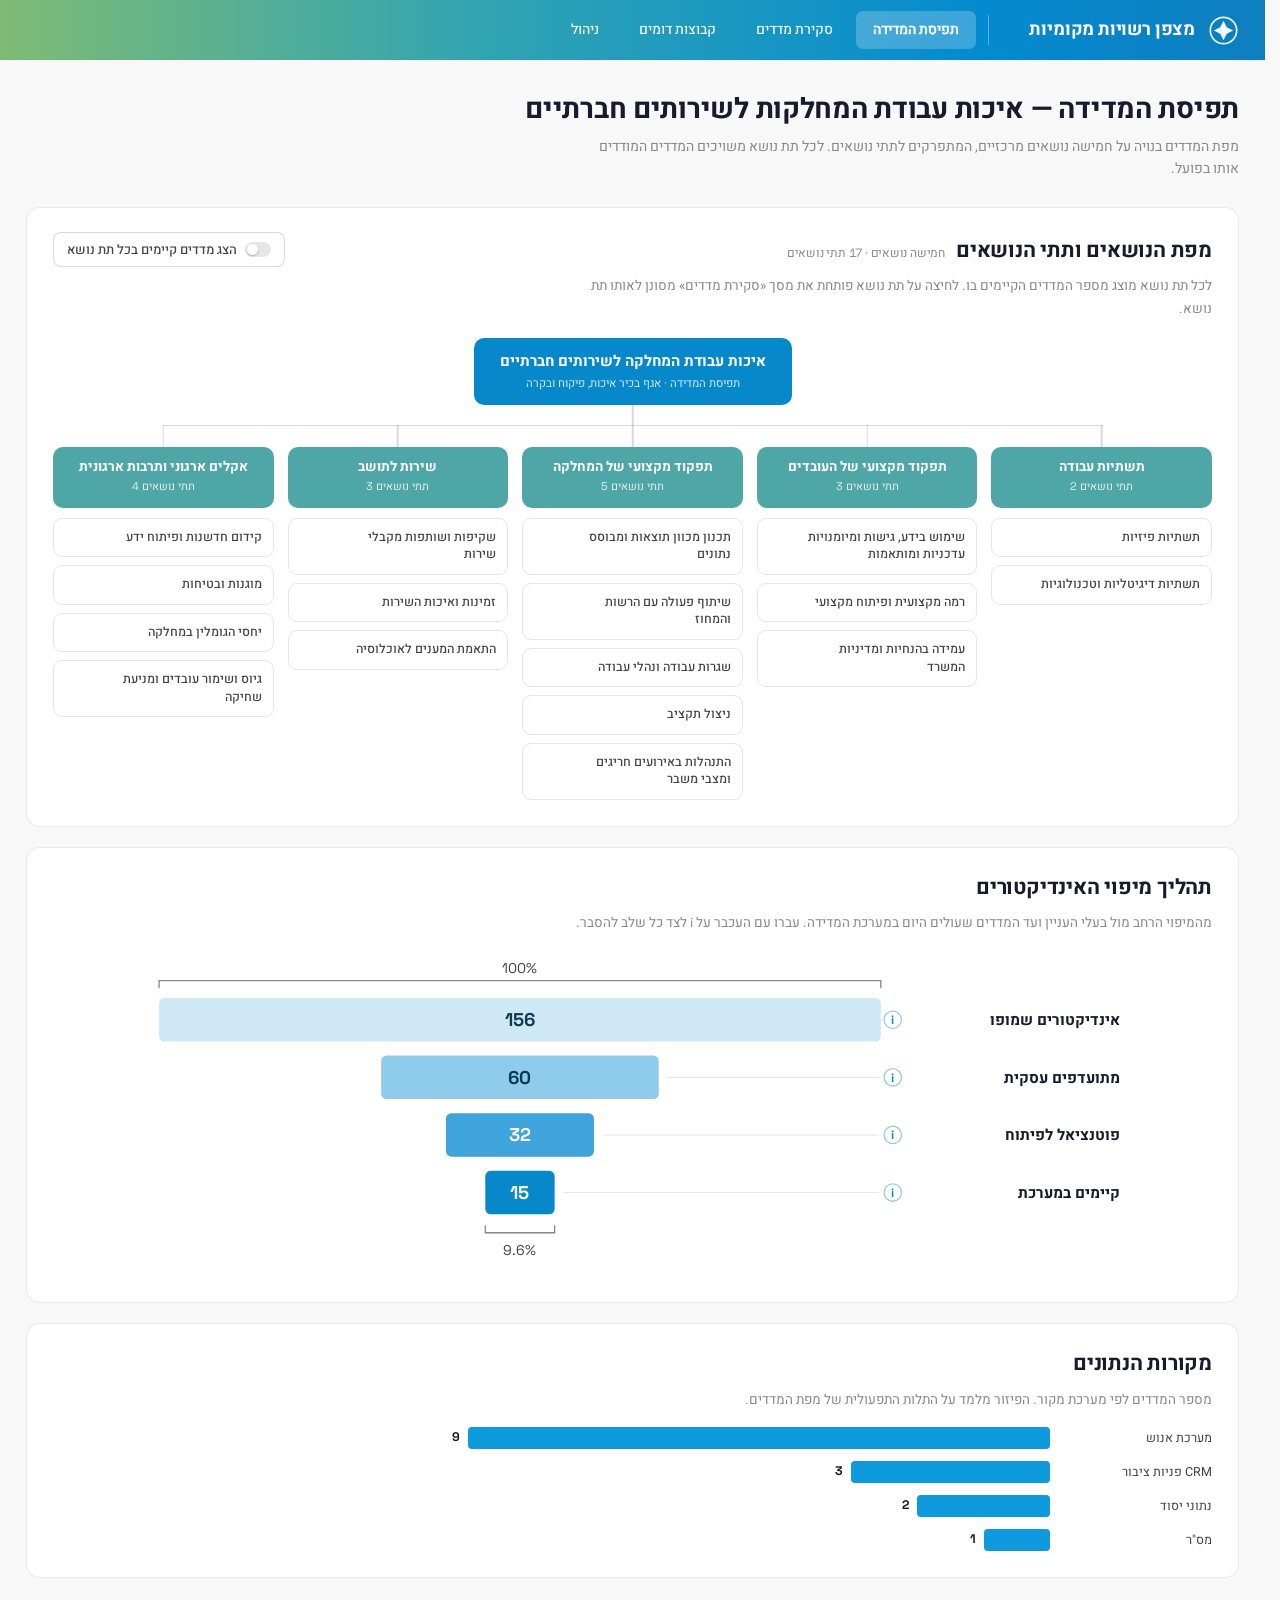
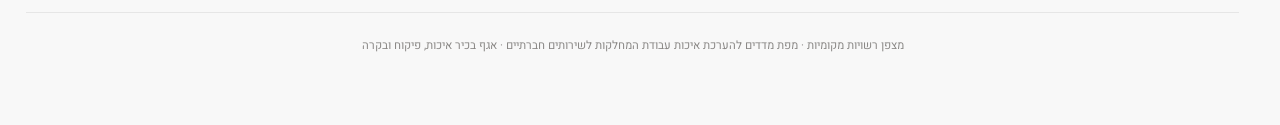
<file: index.html>
<!DOCTYPE html>
<html lang="he" dir="rtl">
<head>
<meta charset="UTF-8">
<meta name="viewport" content="width=device-width, initial-scale=1.0">
<title>מצפן רשויות מקומיות — תפיסת המדידה</title>
<meta name="description" content="מפת מדדים להערכת איכות עבודת המחלקות לשירותים חברתיים — אגף בכיר איכות, פיקוח ובקרה">
<link rel="preconnect" href="https://fonts.googleapis.com">
<link rel="preconnect" href="https://fonts.gstatic.com" crossorigin>
<link href="https://fonts.googleapis.com/css2?family=Heebo:wght@400;500;700;800&family=Space+Grotesk:wght@500;700&display=swap" rel="stylesheet">
<link rel="stylesheet" href="assets/app.css?v=20261116-1">
</head>
<body>

<nav class="nav">
  <div class="brand">
    <svg viewBox="0 0 40 40" aria-hidden="true">
      <circle cx="20" cy="20" r="17" fill="none" stroke="#fff" stroke-width="2.2" opacity=".9"/>
      <path d="M20 7.5 L24.2 15.8 L32.5 20 L24.2 24.2 L20 32.5 L15.8 24.2 L7.5 20 L15.8 15.8 Z" fill="#fff" opacity=".95"/>
    </svg>
    <span class="bt">מצפן רשויות מקומיות</span>
  </div>
  <div class="tabs">
    <span class="sep"></span>
    <a href="index.html" class="on">תפיסת המדידה</a>
    <a href="map.html">סקירת מדדים</a>
    <a href="dashboard.html">קבוצות דומים</a>
    <a href="manage.html">ניהול</a>
  </div>
</nav>

<div class="wrap">

  <div class="page-head">
    <div class="ht">
      <h1>תפיסת המדידה — איכות עבודת המחלקות לשירותים חברתיים</h1>
      <div class="tagline">מפת המדדים בנויה על חמישה נושאים מרכזיים, המתפרקים לתתי נושאים. לכל תת נושא משויכים המדדים המודדים אותו בפועל.</div>
    </div>
  </div>

  <!-- 01 · עץ הנושאים -->
  <section class="card">
    <div class="card-head">
      <h2>מפת הנושאים ותתי הנושאים <span class="hint">חמישה נושאים · <span class="num">17</span> תתי נושאים</span></h2>
      <button class="toggle" id="cntToggle" type="button" aria-pressed="false">
        <span class="sw" aria-hidden="true"></span>
        <span>הצג מדדים קיימים בכל תת נושא</span>
      </button>
    </div>

    <!-- שתי הפסקאות: העליונה מוצגת כשהדירוג פעיל, התחתונה כשהוא כבוי.
         המתג הוא RATING_ON שבראש assets/concept.js. -->
    <p class="lead" id="treeLeadRate">
      סמנו בכל תת נושא <b>👍</b> אם הוא חשוב למדידה בעיניכם, או <b>👎</b> אם פחות.
      הסימונים נשמרים אצלכם בדפדפן ומיוצאים יחד עם דירוגי המדדים בכפתור «ייצוא הערכות».
    </p>
    <p class="lead" id="treeLead" style="display:none">
      לכל תת נושא מוצג מספר המדדים הקיימים בו. לחיצה על תת נושא פותחת את מסך
      «סקירת מדדים» מסונן לאותו תת נושא.
    </p>
    <div class="votesum" id="voteSum" hidden></div>

    <div class="tree-bar">
      <div class="legend" id="heatLegend" hidden>
        <span>מספר מדדים:</span>
        <span class="sc">
          <i style="background:var(--heat-0)"></i><i style="background:var(--heat-1)"></i>
          <i style="background:var(--heat-2)"></i><i style="background:var(--heat-3)"></i>
          <i style="background:var(--heat-4)"></i>
        </span>
        <span class="num">0</span><span>—</span><span class="num">7</span>
      </div>
    </div>

    <div class="tree" id="tree">
      <div class="root">
        איכות עבודת המחלקה לשירותים חברתיים
        <span class="rs">תפיסת המדידה · אגף בכיר איכות, פיקוח ובקרה</span>
      </div>
      <div class="stem"></div>
      <div class="cols" id="treeCols"></div>
    </div>
  </section>

  <!-- 02 · משפך המיפוי -->
  <section class="card">
    <h2>תהליך מיפוי האינדיקטורים</h2>
    <p class="lead">מהמיפוי הרחב מול בעלי העניין ועד המדדים שעולים היום במערכת המדידה. עברו עם העכבר על <span class="num">i</span> לצד כל שלב להסבר.</p>
    <div class="funnel" id="funnel"></div>
  </section>

  <!-- 03 · מקורות נתונים -->
  <section class="card">
    <h2>מקורות הנתונים</h2>
    <p class="lead">מספר המדדים לפי מערכת מקור. הפיזור מלמד על התלות התפעולית של מפת המדדים.</p>
    <div class="bars" id="srcBars"></div>
  </section>

  <div class="foot">
    מצפן רשויות מקומיות · מפת מדדים להערכת איכות עבודת המחלקות לשירותים חברתיים ·
    אגף בכיר איכות, פיקוח ובקרה
  </div>
</div>


<script src="assets/data.js?v=20260929-4"></script>
<script src="assets/collect.js?v=20261116-1"></script>
<script src="assets/concept.js?v=20260929-4"></script>
</body>
</html>
</file>
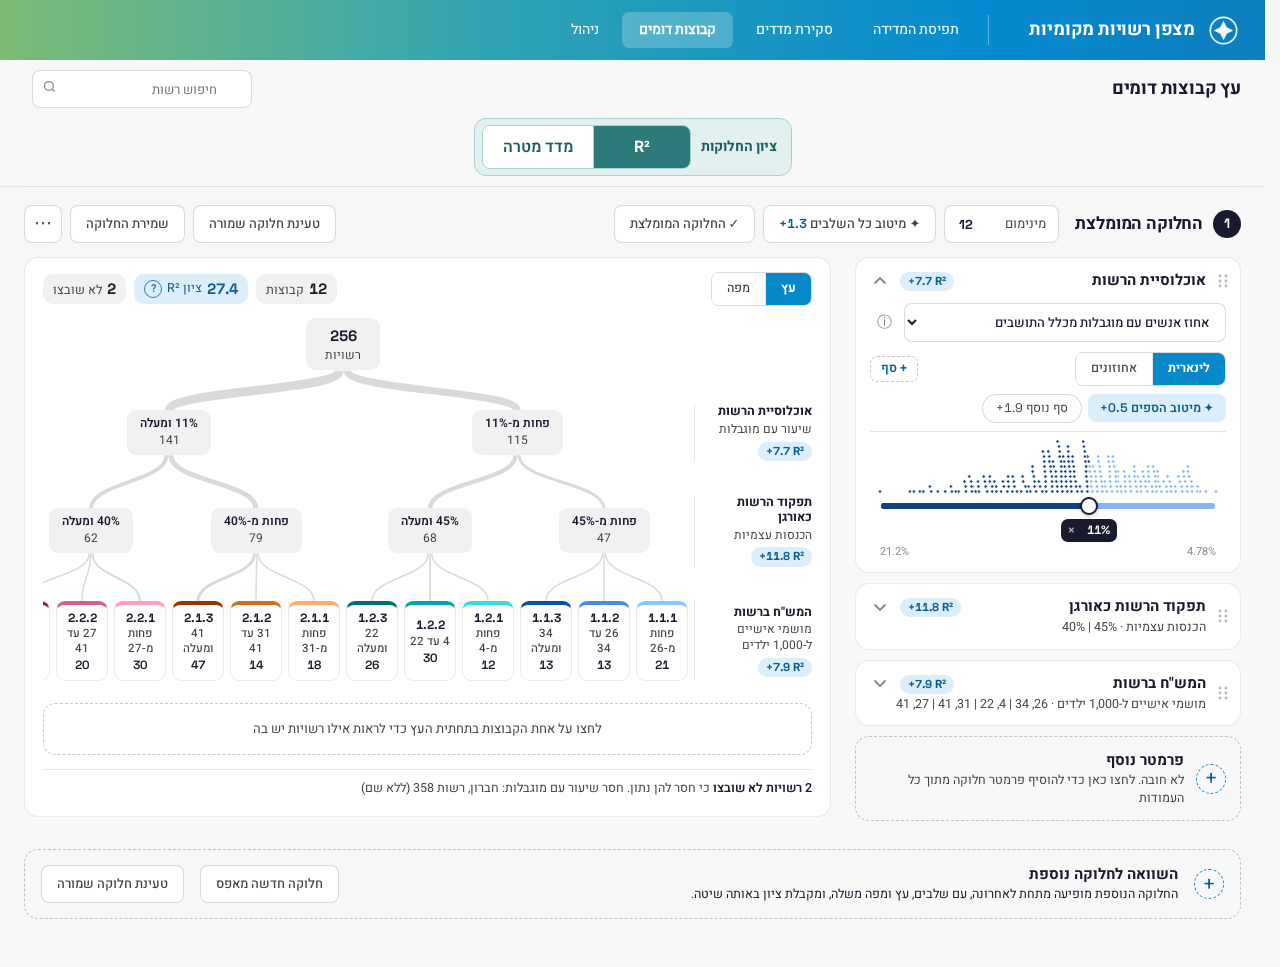
<file: dashboard.html>
<!DOCTYPE html>
<html lang="he" dir="rtl">
<head>
<meta charset="UTF-8">
<meta name="viewport" content="width=device-width, initial-scale=1.0">
<title>מצפן רשויות מקומיות — קבוצות דומים</title>
<link rel="preconnect" href="https://fonts.googleapis.com">
<link rel="preconnect" href="https://fonts.gstatic.com" crossorigin>
<link href="https://fonts.googleapis.com/css2?family=Heebo:wght@400;500;600;700;800&family=Space+Grotesk:wght@500;700&display=swap" rel="stylesheet">
<link rel="stylesheet" href="assets/app.css?v=20261116-1">
<style>
  /* ===== עץ קבוצות דומים — מה שאין במערכת העיצוב המשותפת ===================== */
  /* Layout: stage controls in a sticky side column; the tree reads right to left, from all
     authorities through the three stages to the groups, which are the tree's leaves. */
  :root {
    color-scheme: light;
    /* the site's tokens (assets/app.css), under the names this page's rules use */
    --page: var(--n1);
    --surface: #fff;
    --surface-2: #F1F1F1;
    --text: var(--n5);
    --text-2: var(--n4);
    --muted: var(--n3);
    --grid: var(--n2);
    --axis: rgba(15, 23, 42, 0.24);
    --link: var(--line-strong);
    --border: var(--line);
    --accent: var(--blue);
    --accent-ink: #0B5F8F; /* the site's blue, darker: text on --accent-soft needs the contrast */
    --accent-soft: var(--heat-1);
    --critical: var(--bad-ink);
    --critical-soft: rgba(242, 66, 102, 0.09);
    --shadow: none; /* the site separates with lines, not shadows */
    --sea: var(--bg-1);
    --land: #fff;
    --coast: var(--bg-4);
    --sea-ink: var(--teal);
    /* the page's score, set apart from the blue of everything else: the site's teal, deepened
       so white text on it and its text on --score-soft both pass contrast */
    --score: #2C7A7A;
    --score-ink: #1F5C5C;
    --score-soft: var(--bg-1);
    --score-line: #A9CFCF;
    --head-h: 60px;
  }

  * { box-sizing: border-box; }
  html, body { margin: 0; }
  body {
    background: var(--page);
    color: var(--text);
    font-family: var(--font);
    font-size: 14px;
    line-height: 1.4;
    -webkit-font-smoothing: antialiased;
  }
  button { font: inherit; color: inherit; }
  [hidden] { display: none !important; }
  .sr-only { position: absolute; width: 1px; height: 1px; overflow: hidden; clip-path: inset(50%); white-space: nowrap; }
  :focus-visible { outline: 2px solid var(--accent); outline-offset: 2px; }

  /* ---------- top bar ----------
     Three columns: the title at the right, the score in the middle of the page, the search at
     the left. The two sides share what is left equally, so the middle stays centered. */
  .topbar {
    position: sticky; top: var(--nav-h); z-index: 20;
    display: grid; grid-template-columns: minmax(0, 1fr) auto minmax(0, 1fr); align-items: center; gap: 10px 16px;
    padding: 10px 24px;
    background: color-mix(in srgb, var(--page) 88%, transparent);
    backdrop-filter: blur(10px);
    border-bottom: 1px solid var(--border);
  }
  .topbar h1 { justify-self: start; margin: 0; font-size: 18px; font-weight: 700; letter-spacing: -0.01em; }
  .top-search { justify-self: end; display: flex; align-items: center; gap: 8px; }
  /* not enough room for the score between the sides: it gets a row of its own, still centered */
  @media (max-width: 1360px) {
    .topbar { grid-template-columns: minmax(0, 1fr) auto; }
    .topbar .score-pick { grid-row: 2; grid-column: 1 / -1; justify-self: center; }
  }
  @media (max-width: 640px) {
    .topbar { grid-template-columns: minmax(0, 1fr); }
    .topbar .score-pick { grid-row: auto; }
    .top-search { justify-self: stretch; }
    .topbar .top-search .search { flex: 1; width: auto; }
  }
  /* the site's controls (app.css) at one height, so the toolbars line up */
  .div-tools .btn-ghost, .div-actions .btn-ghost, .div-add-card .btn-ghost { height: 38px; padding-block: 0; white-space: nowrap; }
  .topbar .search { flex: none; width: 220px; } /* a set width: the toolbar sizes itself from it */
  .topbar .search input { height: 38px; }
  .btn-primary:disabled { background: transparent; border: 1px solid var(--line-strong); color: var(--n4); font-weight: 500; cursor: default; }
  .btn-rec:disabled { color: var(--n4); cursor: default; }
  .btn-rec:disabled:hover { border-color: var(--line-strong); color: var(--n4); }
  .btn-icon { width: 38px; padding: 0; font-size: 18px; line-height: 1; }

  /* the score every division gets, chosen once for the page: the one teal panel on the page,
     larger than the other controls. The metric toggle leads; the target's scale is smaller. */
  .score-pick {
    display: flex; align-items: center; justify-content: center; flex-wrap: wrap; gap: 8px 10px;
    padding: 6px 7px; padding-inline-start: 14px; border: 1px solid var(--score-line); border-radius: 12px;
    background: var(--score-soft);
  }
  .sp-lbl { font-size: 14px; font-weight: 700; color: var(--score-ink); white-space: nowrap; }
  .score-pick .viewseg { border-color: var(--score-line); background: #fff; }
  .score-pick .viewseg button { height: 34px; padding: 0 13px; font-size: 13.5px; color: var(--score-ink); }
  .score-pick .viewseg button + button { border-inline-start-color: var(--score-line); }
  .score-pick .viewseg button:hover { color: var(--score); }
  .score-pick .viewseg button.on { background: var(--score); color: #fff; }
  #score-mode button { height: 42px; min-width: 96px; padding: 0 20px; font-size: 16px; font-weight: 600; }
  #score-mode button.on { font-weight: 700; }
  .score-pick .fsel { height: 42px; padding-block: 0; min-width: 220px; max-width: 280px; border-color: var(--score-line); font-size: 14px; }
  .score-pick .fsel:focus { border-color: var(--score); box-shadow: 0 0 0 3px rgba(44, 122, 122, 0.18); }
  /* In a list of every column, the characteristic is the list's group and each sub-category
     is an unselectable line inside it. Browsers that style options show it as a tinted band. */
  option.opt-sub, option.opt-sub:disabled { background: var(--surface-2); color: var(--text-2); font-weight: 700; }
  /* the divisions, best score first: a second row of the top bar once there are two */
  .compare { grid-column: 1 / -1; display: flex; align-items: center; flex-wrap: wrap; gap: 6px 8px; font-size: 12.5px; }
  .cmp-lbl { margin-inline-end: 2px; font-weight: 600; color: var(--text-2); }
  .cmp-chip {
    display: inline-flex; align-items: center; gap: 7px; height: 30px; padding-inline: 4px 11px;
    border: 1px solid var(--line-strong); border-radius: 999px; background: #fff; color: var(--text); cursor: pointer;
  }
  .cmp-chip:hover { border-color: var(--blue); }
  .cmp-chip.top { border-color: var(--accent); background: var(--accent-soft); }
  .cmp-chip .div-num { width: 22px; height: 22px; font-size: 11.5px; }
  .cmp-name { max-width: 240px; overflow: hidden; text-overflow: ellipsis; white-space: nowrap; }
  .cmp-v { font-size: 13px; font-weight: 700; color: var(--accent-ink); }
  .search-n { font-size: 12px; color: var(--muted); white-space: nowrap; }
  /* the minimum: a number in a box, like the site's inputs */
  .min-field {
    display: flex; align-items: center; gap: 8px; height: 38px; padding: 0 12px;
    border: 1px solid var(--line-strong); border-radius: 8px; background: #fff;
    font-size: 13px; color: var(--n4);
  }
  .min-field input { width: 40px; border: 0; background: transparent; outline: none; font: 700 13px var(--mono); color: var(--n5); }
  .min-field:focus-within { border-color: var(--blue); box-shadow: 0 0 0 3px rgba(6, 136, 202, 0.12); }
  /* the search over every stage, with a warning joined to it when the minimum cannot be met */
  .opt-all { display: flex; align-items: stretch; }
  .btn-opt-all:disabled { color: var(--text-2); cursor: default; }
  .btn-opt-all:disabled:hover { border-color: var(--line-strong); color: var(--text-2); }
  .btn-opt-all .v { direction: ltr; unicode-bidi: isolate; font-variant-numeric: tabular-nums; color: var(--accent-ink); font-weight: 600; }
  .opt-all.warned .btn-opt-all { border-start-end-radius: 0; border-end-end-radius: 0; }
  .opt-warn {
    display: flex; align-items: center; gap: 10px; min-height: 38px; padding: 0 12px;
    border: 1px solid var(--line-strong); border-inline-start: 0; border-start-end-radius: 8px; border-end-end-radius: 8px;
    background: var(--critical-soft); color: var(--text); font-size: 12.5px; white-space: nowrap;
  }
  .opt-warn .ico { color: var(--critical); margin-inline-end: 4px; }
  .ow-hint { font-weight: 600; }
  .ow-fix { padding: 0; border: 0; background: none; color: var(--accent-ink); font: inherit; font-weight: 600; text-decoration: underline; cursor: pointer; }
  .opt-all .v, .opt-warn { transition: opacity 0.15s; }
  .opt-all.stale .v, .opt-all.stale .opt-warn { opacity: 0.45; }
  @media (max-width: 640px) {
    .opt-all { flex-direction: column; gap: 4px; width: 100%; }
    .opt-all.warned .btn-opt-all { border-radius: 8px; }
    .opt-warn { border-inline-start: 1px solid var(--line-strong); border-radius: 8px; white-space: normal; flex-wrap: wrap; gap: 2px 10px; padding-block: 6px; }
  }
  .menu { position: relative; }
  .menu-pop {
    position: absolute; top: calc(100% + 6px); left: 0; z-index: 30; min-width: 170px;
    display: flex; flex-direction: column; padding: 6px;
    background: var(--surface); border: 1px solid var(--border); border-radius: 12px;
    box-shadow: 0 10px 30px rgba(0, 0, 0, 0.14);
  }
  .menu-pop button { border: 0; background: transparent; text-align: start; padding: 8px 10px; border-radius: 8px; cursor: pointer; }
  .menu-pop button:hover { background: var(--surface-2); }

  /* ---------- layout ----------
     The divisions stand one under the other and the page scrolls. Each has a header, then its
     stage cards next to its views. Wide screens: a division's stage column sticks under the top
     bar and scrolls on its own, so it stays at hand along a long tree. Narrow screens stack it all. */
  .divisions { display: flex; flex-direction: column; gap: 28px; max-width: 1720px; margin: 0 auto; padding: 18px 24px 0; }
  .division { scroll-margin-top: calc(var(--nav-h) + var(--head-h) + 10px); }
  .division + .division { padding-top: 24px; border-top: 2px solid var(--line-strong); }
  .div-head { display: flex; align-items: center; flex-wrap: wrap; gap: 10px 16px; margin-bottom: 14px; }
  .div-title { display: flex; align-items: center; gap: 10px; min-width: 0; margin: 0; font-size: 17px; font-weight: 700; }
  .div-num {
    flex: none; width: 28px; height: 28px; display: inline-grid; place-items: center; border-radius: 50%;
    background: var(--n5); color: #fff; font-size: 13.5px; font-weight: 700;
  }
  .div-name { min-width: 0; overflow-wrap: anywhere; }
  .div-mod { flex: none; padding: 1px 9px; border-radius: 999px; background: var(--surface-2); color: var(--text-2); font-size: 11.5px; font-weight: 600; }
  /* A division's header: the tools that shape the split sit by its name, at the right; saving,
     loading and the menu are at the left end. */
  .div-tools, .div-actions { display: flex; align-items: center; flex-wrap: wrap; gap: 8px; }
  .div-actions { margin-inline-start: auto; }
  .div-x:hover { color: var(--bad-ink); border-color: var(--bad-ink); }
  .layout { display: grid; grid-template-columns: minmax(330px, 390px) minmax(0, 1fr); gap: 20px; align-items: start; }
  .params { position: relative; display: flex; flex-direction: column; gap: 10px; } /* positioned: cards measure their place in it */
  @media (min-width: 1041px) {
    .params {
      position: sticky; top: calc(var(--nav-h) + var(--head-h) + 12px);
      max-height: calc(100dvh - var(--nav-h) - var(--head-h) - 24px);
      overflow-y: auto; overscroll-behavior: contain; scrollbar-width: thin; padding-inline-end: 4px;
    }
  }
  /* under the last division: another one, new or saved */
  .div-add { max-width: 1720px; margin: 0 auto; padding: 28px 24px 48px; }
  .div-add-card {
    display: flex; align-items: center; flex-wrap: wrap; gap: 12px 16px; padding: 14px 16px;
    border: 1.5px dashed var(--axis); border-radius: 14px;
  }
  .div-add-card .sa-text { flex: 1 1 280px; }
  .panel { background: var(--surface); border: 1px solid var(--border); border-radius: 14px; box-shadow: var(--shadow); }

  /* ---------- R² chip ---------- */
  .r2 {
    display: inline-flex; align-items: baseline; gap: 3px; padding: 1px 8px; border-radius: 999px;
    background: var(--accent-soft); color: var(--accent-ink);
    font-size: 11.5px; font-weight: 700; font-variant-numeric: tabular-nums; white-space: nowrap; cursor: help;
  }
  .r2 .v { direction: ltr; unicode-bidi: isolate; }

  /* ---------- stage cards: one open at a time, the others fold to a summary. Top to bottom
     they are the tree's stages; a grip drags a card to a new place. ---------- */
  .stage { position: relative; transition: box-shadow 0.2s; }
  .stage-head { display: flex; align-items: flex-start; }
  .grip {
    flex: none; align-self: stretch; width: 26px; margin-inline-start: 4px; padding: 0;
    display: grid; place-items: center; border: 0; border-radius: 10px; background: transparent;
    color: var(--muted); opacity: 0.6; cursor: grab; touch-action: none;
  }
  .stage:hover .grip, .grip:focus-visible { opacity: 1; }
  .grip:hover { color: var(--text); background: var(--surface-2); }
  .stage.dragging { z-index: 5; cursor: grabbing; box-shadow: 0 0 0 2px var(--accent), 0 14px 34px rgba(0, 0, 0, 0.18); }
  .stage.dragging .grip { cursor: grabbing; opacity: 1; color: var(--accent-ink); }
  .stage.settling { z-index: 4; }
  html.stage-drag, html.stage-drag * { cursor: grabbing !important; user-select: none; -webkit-user-select: none; }
  .stage-toggle {
    width: 100%; display: grid; grid-template-columns: minmax(0, 1fr) auto auto; align-items: center; gap: 2px 10px;
    padding: 12px 14px; padding-inline-start: 4px; border: 0; background: transparent; border-radius: 14px; text-align: start; cursor: pointer;
  }
  .stage-toggle:hover > span:first-child { color: var(--accent-ink); }
  .stage-title { flex: 1; min-width: 0; margin: 0; font-size: 15px; font-weight: 700; }
  /* the optional stage: a dashed card, marked as optional, with a button to take it away */
  .stage.extra { border: 1.5px dashed var(--axis); box-shadow: none; }
  .opt-chip {
    display: inline-block; margin-inline-start: 8px; padding: 1px 8px; border-radius: 999px; vertical-align: 2px;
    background: var(--surface-2); color: var(--text-2); font-size: 11px; font-weight: 600;
  }
  .stage-x {
    flex: none; width: 28px; height: 28px; margin: 9px 0; margin-inline-end: 8px; padding: 0;
    border: 0; border-radius: 8px; background: transparent; color: var(--muted); font-size: 14px; line-height: 1; cursor: pointer;
  }
  .stage-x:hover { background: var(--surface-2); color: var(--text); }
  .stage-add {
    display: flex; align-items: center; gap: 12px; width: 100%; padding: 13px 14px;
    border: 1.5px dashed var(--axis); border-radius: 14px; background: transparent;
    text-align: start; color: var(--text-2); cursor: pointer; transition: border-color 0.15s, background 0.15s;
  }
  .stage-add:hover { border-color: var(--accent); background: var(--accent-soft); }
  .sa-plus {
    flex: none; width: 30px; height: 30px; display: grid; place-items: center; border-radius: 50%;
    border: 1.5px dashed var(--accent); color: var(--accent-ink); font-size: 19px; line-height: 1;
  }
  .sa-text { display: flex; flex-direction: column; gap: 1px; min-width: 0; }
  .sa-text b { font-size: 15px; color: var(--text); }
  .sa-text span { font-size: 12.5px; }
  .stage.is-empty .stage-title { color: var(--text-2); }
  .stage-sum { grid-column: 1 / -1; font-size: 12.5px; font-weight: 400; color: var(--text-2); white-space: nowrap; overflow: hidden; text-overflow: ellipsis; }
  .stage.open .stage-sum { display: none; }
  .chev { width: 20px; height: 20px; display: grid; place-items: center; color: var(--muted); transition: transform 0.2s; }
  .stage.open .chev { transform: rotate(180deg); }
  .stage-body { padding: 0 14px 12px; }
  .stage:not(.open) .stage-body { display: none; }
  .stage-pick { display: flex; align-items: center; gap: 6px; }
  .stage-pick .fsel { flex: 1; min-width: 0; max-width: none; text-overflow: ellipsis; } /* fills the card's row */
  .stage.is-empty .fsel { color: var(--text-2); }
  .info-btn {
    flex: none; width: 28px; height: 28px; border-radius: 50%; border: 0;
    background: transparent; color: var(--muted); cursor: help; font-size: 15px;
  }
  .info-btn:hover { background: var(--surface-2); color: var(--text); }
  .stage-ctrl { display: flex; align-items: center; flex-wrap: wrap; gap: 6px 8px; margin-top: 10px; }
  .stage-ctrl .grow { flex: 1; }
  .add-btn {
    height: 26px; padding: 0 10px; border-radius: 7px; cursor: pointer;
    border: 1px dashed var(--axis); background: transparent; color: var(--accent-ink); font-weight: 600; font-size: 12.5px;
  }
  .add-btn:hover { background: var(--accent-soft); border-color: transparent; }
  .add-btn:disabled { opacity: 0.4; cursor: default; background: transparent; }

  /* threshold search: the stage's best thresholds, and what one change of shape would add */
  .opt { display: flex; align-items: center; flex-wrap: wrap; gap: 6px; margin-top: 8px; padding-bottom: 8px; border-bottom: 1px solid var(--grid); transition: opacity 0.15s; }
  .opt.stale { opacity: 0.45; }
  .opt .v { direction: ltr; unicode-bidi: isolate; font-variant-numeric: tabular-nums; }
  .opt-btn {
    height: 28px; padding: 0 11px; border-radius: 8px; border: 1px solid transparent; cursor: pointer;
    background: var(--accent-soft); color: var(--accent-ink); font-size: 12.5px; font-weight: 600;
  }
  .opt-btn:hover { border-color: var(--accent); }
  .opt-btn:disabled { background: transparent; color: var(--text-2); font-weight: 500; cursor: default; border-color: transparent; padding-inline: 2px; }
  .opt-note { flex-basis: 100%; margin: 0; padding: 5px 9px; border-radius: 8px; background: var(--critical-soft); color: var(--text); font-size: 12px; }
  .opt-note .ico { color: var(--critical); margin-inline-end: 4px; }

  .srow { position: relative; margin-top: 6px; padding: 0 10px; }
  .srow.branch { margin-top: 8px; padding: 8px 10px 2px; border: 1px solid var(--border); border-radius: 12px; transition: box-shadow 0.2s, opacity 0.2s; }
  .srow.branch.linked { box-shadow: 0 0 0 2px var(--accent); }
  .srow.branch.void { opacity: 0.5; }
  .srow-head { display: flex; align-items: center; gap: 6px; margin: 0 -2px 2px; font-size: 12px; }
  .srow-head .code { font-weight: 700; font-variant-numeric: tabular-nums; }
  .srow-head .path { flex: 1; min-width: 0; color: var(--text-2); white-space: nowrap; overflow: hidden; text-overflow: ellipsis; }
  .srow-head .cnt { color: var(--text-2); font-variant-numeric: tabular-nums; }
  .srow-head .add-btn { height: 22px; width: 24px; padding: 0; font-size: 15px; line-height: 1; }
  /* groups of a category column: chips moved between group boxes */
  .srow.board { padding-bottom: 8px; }
  .cb-hint { margin: 2px 0 6px; font-size: 11.5px; color: var(--muted); }
  .cgroups { display: flex; flex-direction: column; gap: 6px; }
  .cgroup {
    display: flex; align-items: center; flex-wrap: wrap; gap: 6px; min-height: 40px; padding: 6px 8px;
    border: 1px solid var(--border); border-inline-start: 4px solid var(--gc, var(--axis)); border-radius: 10px;
    background: var(--surface); transition: border-color 0.15s, background 0.15s;
  }
  .cg-head { flex: none; display: flex; align-items: baseline; gap: 5px; min-width: 70px; font-size: 12px; font-weight: 600; color: var(--text-2); }
  .cg-head .n, .cchip .n { font-weight: 400; color: var(--muted); font-variant-numeric: tabular-nums; }
  .cg-head.small .n { color: var(--critical); font-weight: 600; }
  .cchip {
    display: inline-flex; align-items: baseline; gap: 5px; height: 26px; padding: 0 10px; border-radius: 999px;
    border: 1px solid var(--axis); background: var(--surface-2); color: var(--text); font-size: 12.5px; cursor: grab;
  }
  .cchip .n { font-size: 11px; }
  .cchip:hover { border-color: var(--accent); }
  .cchip[aria-pressed="true"] { border-color: var(--accent); background: var(--accent-soft); box-shadow: 0 0 0 2px var(--accent-soft); }
  .cchip.dragging { opacity: 0.4; }
  .cgroups.picking .cgroup:not(.new), .cgroups.picking .cgroup.new:not([aria-disabled="true"]) { cursor: pointer; }
  .cgroups.picking .cgroup[role="button"] { outline: 1.5px dashed var(--accent); outline-offset: -4px; }
  .cgroups.picking .cgroup[role="button"]:hover, .cgroup.over { border-color: var(--accent); background: var(--accent-soft); }
  .cgroup.new {
    justify-content: center; min-height: 34px; border-style: dashed; border-inline-start-width: 1px;
    color: var(--text-2); font-size: 12.5px;
  }
  .cgroup.new[aria-disabled="true"] { opacity: 0.5; }
  .dots { display: block; width: 100%; overflow: visible; }
  .dots circle { stroke: var(--surface); stroke-width: 1; }
  .dots circle.hit { stroke: var(--text); stroke-width: 2; }
  .track { position: relative; height: 24px; }
  .track::before {
    content: ""; position: absolute; left: 0; right: 0; top: 50%;
    height: 6px; margin-top: -3px; border-radius: 3px; background: var(--grid);
  }
  .tseg {
    position: absolute; top: 50%; height: 6px; margin-top: -3px; border-radius: 3px;
    border-left: 1px solid var(--surface); border-right: 1px solid var(--surface);
  }
  .handle {
    position: absolute; top: 50%; width: 18px; height: 18px; margin: -9px 0 0 -9px;
    border-radius: 50%; background: var(--surface); border: 2px solid var(--text);
    box-shadow: 0 1px 4px rgba(0, 0, 0, 0.25); cursor: grab; touch-action: none;
    transition: transform 0.1s ease-out;
  }
  .handle:hover { transform: scale(1.12); }
  .handle:focus-visible { outline: 3px solid var(--accent); outline-offset: 2px; }
  .handle.dragging { cursor: grabbing; transform: scale(1.2); }
  .bubbles { position: relative; height: 26px; }
  .bubbles.two-rows { height: 50px; }
  .bubble {
    position: absolute; top: 1px; transform: translateX(-50%);
    display: flex; align-items: center; gap: 1px; padding: 1px 2px; border-radius: 7px;
    background: var(--text); color: var(--surface);
    font-size: 12px; font-weight: 600; white-space: nowrap; font-variant-numeric: tabular-nums;
  }
  .bubble.row1 { top: 26px; }
  .b-val { border: 0; background: transparent; color: inherit; padding: 2px 5px; cursor: text; border-radius: 5px; font-weight: 600; }
  .b-val:hover { background: rgba(127, 127, 127, 0.25); }
  .b-del { border: 0; background: transparent; color: inherit; width: 18px; height: 18px; padding: 0; border-radius: 5px; cursor: pointer; opacity: 0.65; line-height: 1; }
  .b-del:hover { opacity: 1; background: rgba(127, 127, 127, 0.3); }
  .b-input { width: 76px; border: 0; border-radius: 5px; padding: 2px 5px; font: inherit; color: var(--text); background: var(--surface); outline: none; }
  .axis { position: relative; display: flex; justify-content: space-between; height: 16px; font-size: 11px; color: var(--muted); }
  .axis:empty { display: none; }
  .axis.cats { height: auto; min-height: 16px; justify-content: stretch; }
  .axis .cat { flex: 1 1 0; min-width: 0; padding: 0 1px; text-align: center; line-height: 1.25; overflow-wrap: anywhere; }

  /* ---------- tree ---------- */
  .tree-panel { padding: 14px 18px 18px; }
  .panel-head { display: flex; align-items: center; gap: 8px 16px; flex-wrap: wrap; }
  .panel-head h2 { margin: 0; font-size: 16px; font-weight: 700; }
  .stats { display: flex; gap: 8px; flex-wrap: wrap; margin-inline-start: auto; }
  .stat { display: flex; align-items: baseline; gap: 5px; padding: 4px 10px; border-radius: 10px; background: var(--surface-2); font-size: 12.5px; color: var(--text-2); }
  .stat b { font-size: 15px; color: var(--text); font-variant-numeric: tabular-nums; }
  .stat.bad { background: var(--critical-soft); }
  .stat.score { background: var(--accent-soft); color: var(--accent-ink); align-items: center; }
  .help-btn {
    flex: none; width: 18px; height: 18px; padding: 0; border-radius: 50%; border: 1px solid currentColor;
    background: transparent; color: inherit; font-size: 11px; font-weight: 700; line-height: 1; cursor: help; opacity: 0.8;
  }
  .help-btn:hover, .help-btn:focus-visible { opacity: 1; }
  .stat.score b { color: var(--accent-ink); }
  .stat .v, .dist-sum .v { direction: ltr; unicode-bidi: isolate; }
  .stat .of, .dist-sum .of { font-size: 12px; font-weight: 600; opacity: 0.75; }
  .stat.bad[data-help] { cursor: help; }
  .ico { color: var(--critical); font-weight: 700; }

  /* Top to bottom: all authorities, one row per stage, the groups as leaves. The stage names
     sit in a column at the side; a wide tree scrolls sideways under them. */
  .tree-view { position: relative; margin-top: 12px; }
  .tree-scroll { overflow-x: auto; overscroll-behavior-x: contain; scrollbar-width: thin; padding-bottom: 4px; }
  .vtree {
    --lab: 118px; /* the stage names */
    position: relative;
    display: grid; align-items: center;
    grid-template-columns: var(--lab) repeat(var(--leaves), minmax(52px, 1fr));
    column-gap: 6px; row-gap: 34px; min-width: min-content;
  }
  .links { position: absolute; inset: 0; z-index: 0; width: 100%; height: 100%; pointer-events: none; overflow: visible; }
  .links path { fill: none; stroke: var(--link); transition: opacity 0.15s, stroke 0.15s; }
  .links path.onpath { stroke: color-mix(in srgb, var(--accent) 55%, var(--link)); }
  .vt-label {
    position: sticky; inset-inline-start: 0; z-index: 3; align-self: stretch; min-width: 0;
    display: flex; flex-direction: column; justify-content: center; gap: 2px;
    padding-inline-end: 10px; border-inline-end: 1px solid var(--grid); background: var(--surface);
    font-size: 12px; color: var(--text-2); cursor: pointer;
  }
  .vt-label:hover .vt-theme { color: var(--accent-ink); }
  .vt-theme { font-size: 12.5px; font-weight: 700; color: var(--text); line-height: 1.25; }
  .vt-col { display: -webkit-box; -webkit-box-orient: vertical; -webkit-line-clamp: 2; overflow: hidden; line-height: 1.3; }
  .vt-label .r2 { align-self: flex-start; margin-top: 2px; }
  .tn {
    position: relative; z-index: 1; min-width: 0; max-width: 100%; justify-self: center;
    display: flex; flex-direction: column; align-items: center; gap: 1px;
    padding: 5px 12px; border-radius: 9px; border: 1px solid transparent; background: var(--surface-2);
    text-align: center; cursor: pointer; transition: opacity 0.15s, box-shadow 0.15s;
  }
  .tn:hover { box-shadow: 0 0 0 1.5px var(--accent); }
  /* a branch sits in a cell as wide as its groups and slides inside it to stay in view while
     a wide tree scrolls sideways */
  .tn-cell { display: flex; justify-content: center; min-width: 0; }
  .tn-cell > .tn { position: sticky; inset-inline: calc(var(--lab) + 6px) 6px; }
  .tn-lab { font-size: 12px; font-weight: 600; line-height: 1.25; text-wrap: balance; }
  .tn-n { font-size: 12px; color: var(--text-2); font-variant-numeric: tabular-nums; }
  .tn.pass .tn-lab { color: var(--muted); font-weight: 400; }
  .tn-root { padding: 6px 18px; }
  .tn-root b { font-size: 15px; font-variant-numeric: tabular-nums; }
  .tn.onpath { background: var(--accent-soft); }
  .tn.has-hit { box-shadow: 0 0 0 2px var(--accent); }
  /* a leaf is a group: its top edge carries the group's color on the map */
  .tn.leaf {
    align-self: stretch; justify-content: center; width: 100%; max-width: 132px; padding: 5px 4px 6px;
    background: var(--surface); border-color: var(--border); border-top: 4px solid var(--c);
  }
  .leaf-code { font-size: 12px; font-weight: 700; font-variant-numeric: tabular-nums; }
  .tn.leaf .tn-lab { font-size: 11.5px; font-weight: 500; color: var(--text-2); }
  .tn.leaf .tn-n { font-weight: 600; color: var(--text); }
  .tn.leaf.warn { border-color: color-mix(in srgb, var(--critical) 55%, transparent); border-top-color: var(--c); background: linear-gradient(var(--critical-soft), var(--critical-soft)), var(--surface); }
  .tn.leaf.warn .tn-n { color: var(--critical); }
  .tn.leaf.sel { background: var(--accent-soft); box-shadow: 0 0 0 2px var(--accent); }

  .tree-view.focus .tn:not(.on) { opacity: 0.35; }
  .tree-view.focus .links path:not(.on) { opacity: 0.2; }
  .tree-view.focus .links path.on { stroke: var(--accent); }

  /* the clicked group, under the tree */
  .gcard { margin-top: 18px; padding: 14px 16px; border: 1px solid var(--border); border-radius: 12px; background: var(--surface); scroll-margin: 16px; }
  .gcard.warn { border-color: color-mix(in srgb, var(--critical) 55%, transparent); }
  .gc-head { display: flex; align-items: center; gap: 6px 10px; flex-wrap: wrap; }
  .gc-code { font-size: 13px; font-weight: 700; color: var(--text-2); font-variant-numeric: tabular-nums; }
  .gc-name { flex: 1 1 240px; min-width: 0; margin: 0; font-size: 15px; font-weight: 700; text-wrap: balance; }
  .gc-count { padding: 2px 9px; border-radius: 999px; background: var(--surface-2); font-size: 12.5px; font-weight: 600; white-space: nowrap; font-variant-numeric: tabular-nums; }
  .gcard.warn .gc-count { background: var(--critical-soft); color: var(--critical); }
  .gc-actions { display: flex; gap: 6px; }
  .gc-path { display: flex; flex-wrap: wrap; align-items: baseline; gap: 2px 8px; margin-top: 8px; font-size: 12.5px; color: var(--text-2); }
  .gc-path .t-dim { color: var(--muted); }
  .gcard .g-members { margin-top: 10px; padding-top: 10px; border-top: 1px solid var(--grid); }
  .gcard-empty { margin: 18px 0 0; padding: 16px; border: 1px dashed var(--axis); border-radius: 12px; text-align: center; font-size: 13px; color: var(--text-2); }

  .g-code { flex: none; font-size: 12.5px; font-weight: 700; color: var(--text-2); font-variant-numeric: tabular-nums; }
  .g-members { display: flex; flex-wrap: wrap; font-size: 12.5px; line-height: 1.7; color: var(--text-2); }
  .m { position: relative; padding: 0 2px; border-radius: 4px; cursor: default; }
  .m:not(:last-child) { margin-inline-end: 13px; }
  .m:not(:last-child)::after { content: "·"; position: absolute; inset-inline-end: -10px; color: var(--muted); }
  .m.hit { background: var(--accent-soft); color: var(--text); font-weight: 600; }

  /* a group's color, shared by the tree and the map */
  .g-dot { flex: none; align-self: center; width: 11px; height: 11px; border-radius: 50%; background: var(--c); border: 1px solid var(--c2); }

  /* ---------- map: the map on one side, its groups on the other ---------- */
  .map-view { container-type: inline-size; margin-top: 10px; }
  .map-grid {
    display: grid; grid-template-columns: minmax(0, 1fr) minmax(240px, 340px); gap: 16px;
    height: clamp(460px, calc(100dvh - var(--nav-h) - var(--head-h) - 130px), 820px);
  }
  .map-box { position: relative; min-height: 0; overflow: hidden; border-radius: 12px; border: 1px solid var(--border); background: var(--sea); }
  .map { display: block; width: 100%; height: 100%; touch-action: none; user-select: none; -webkit-user-select: none; cursor: grab; }
  .map.dragging { cursor: grabbing; }
  .map:focus-visible { outline: 2px solid var(--accent); outline-offset: -2px; }
  .map .land { fill: var(--land); stroke: var(--coast); stroke-width: 1; vector-effect: non-scaling-stroke; }
  .map .lake { fill: var(--sea); stroke: var(--coast); stroke-width: 1; vector-effect: non-scaling-stroke; }
  .map circle { stroke-width: 1; transition: opacity 0.15s; }
  .map circle.dim { opacity: 0.13; }
  .map circle.none { fill: var(--surface); stroke: var(--muted); }
  .map circle.hover { stroke: var(--text); stroke-width: 2; }
  .map circle.hit { stroke: var(--text); stroke-width: 2.5; }
  .map text {
    font: 500 11.5px var(--font); direction: rtl;
    fill: var(--text-2); stroke: var(--land); stroke-width: 3px; stroke-linejoin: round; paint-order: stroke;
    pointer-events: none;
  }
  .map text.on { fill: var(--text); }
  .map text.anchor { fill: var(--muted); }
  .map text.hit { fill: var(--text); font-weight: 700; }
  .map text.sea { fill: var(--sea-ink); stroke: none; font-size: 12px; font-weight: 400; letter-spacing: 0.06em; }
  .map-ctl { position: absolute; top: 10px; left: 10px; display: flex; flex-direction: column; gap: 4px; }
  .map-btn {
    width: 30px; height: 30px; padding: 0; border-radius: 8px; cursor: pointer;
    border: 1px solid var(--border); background: var(--surface); color: var(--text);
    font-size: 17px; line-height: 1; box-shadow: var(--shadow);
  }
  .map-btn:hover { background: var(--surface-2); }

  .map-legend { min-height: 0; overflow-y: auto; overscroll-behavior: contain; scrollbar-width: thin; display: flex; flex-direction: column; gap: 10px; }
  .lg-head { display: flex; align-items: baseline; gap: 6px; padding: 0 8px; font-size: 12.5px; color: var(--muted); }
  .lg-head b { font-size: 13px; color: var(--text); }
  .lg-clear { margin-inline-start: auto; padding: 0; border: 0; background: none; color: var(--accent-ink); font-size: 12px; font-weight: 600; cursor: pointer; }
  .lg-fam { display: flex; flex-direction: column; }
  .lg-fhead, .lg-row {
    display: flex; align-items: baseline; gap: 8px; width: 100%; padding: 5px 8px;
    border: 0; border-radius: 8px; background: transparent; text-align: start; cursor: pointer; transition: opacity 0.15s;
  }
  .lg-fhead { padding-bottom: 3px; font-size: 12px; font-weight: 600; color: var(--text-2); }
  .lg-row { font-size: 13px; }
  .lg-fhead:hover, .lg-row:hover { background: var(--surface-2); }
  .lg-fhead[aria-pressed="true"], .lg-row[aria-pressed="true"] { background: var(--accent-soft); }
  .lg-fhead .g-code, .lg-row .g-code { font-size: 12px; }
  .lg-name { flex: 1; min-width: 0; }
  .lg-n { flex: none; font-size: 12px; color: var(--text-2); font-variant-numeric: tabular-nums; }
  .lg-row.warn .lg-n { color: var(--critical); font-weight: 600; }
  .map-legend.focus .lg-row:not(.on), .map-legend.focus .lg-fhead:not(.on) { opacity: 0.4; }
  .lg-note { margin: auto 0 0; padding: 8px 8px 0; border-top: 1px solid var(--grid); font-size: 12px; color: var(--muted); }

  .tree-panel.map-mode .unassigned { display: none; } /* the legend notes them */
  @container (max-width: 620px) {
    .map-grid { grid-template-columns: minmax(0, 1fr); height: auto; }
    .map-box { height: min(62vh, 560px); } /* leaves room to scroll the page past it */
  }

  .unassigned { margin: 14px 0 0; padding-top: 10px; border-top: 1px solid var(--grid); font-size: 12.5px; color: var(--text-2); }
  .unassigned b { color: var(--text); font-weight: 600; }
  .empty-state { padding: 28px; text-align: center; color: var(--text-2); margin: 0; }
  .flash { animation: flash 1.4s ease-out; }
  @keyframes flash { 0%, 30% { box-shadow: 0 0 0 4px var(--accent); } 100% { box-shadow: none; } }
  .sw { flex: none; width: 9px; height: 9px; border-radius: 3px; }

  /* ---------- floating ---------- */
  .tip {
    position: fixed; z-index: 50; pointer-events: none; max-width: 320px;
    padding: 7px 10px; border-radius: 8px;
    background: var(--text); color: var(--surface);
    font-size: 12.5px; line-height: 1.5; box-shadow: 0 4px 16px rgba(0, 0, 0, 0.2);
  }
  .tip .t-dim { opacity: 0.72; }
  /* ---------- import dialog ---------- */
  .dlg {
    width: min(560px, calc(100vw - 32px)); padding: 0; border: 0; border-radius: 14px;
    background: #fff; color: var(--text); box-shadow: 0 18px 50px rgba(10, 14, 39, 0.28);
  }
  .dlg::backdrop { background: rgba(10, 14, 39, 0.42); }
  .dlg-body { margin: 0; }
  .dlg-head {
    display: flex; align-items: flex-start; justify-content: space-between; gap: 16px;
    padding: 20px 26px 16px; border-bottom: 1px solid var(--n2);
  }
  .dlg h2 { margin: 0; font-size: 20px; font-weight: 700; line-height: 1.3; }
  .dlg .x {
    flex: none; width: 30px; height: 30px; border: 0; border-radius: 8px; background: #F1F1F1;
    color: var(--n4); font-size: 17px; line-height: 1; cursor: pointer;
  }
  .dlg .x:hover { background: var(--n2); }
  .dlg-main { display: flex; flex-direction: column; gap: 12px; padding: 16px 26px 22px; }
  .dlg-hint { margin: 0; font-size: 13.5px; line-height: 1.65; color: var(--n3); }
  .dlg textarea {
    width: 100%; min-height: 180px; resize: vertical; padding: 10px 12px; border-radius: 8px;
    border: 1px solid var(--line-strong); background: #fff; color: var(--text);
    font: 12.5px/1.5 ui-monospace, "Cascadia Code", Consolas, monospace;
  }
  .dlg textarea:focus { outline: none; border-color: var(--blue); box-shadow: 0 0 0 3px rgba(6, 136, 202, 0.12); }
  .dlg.drop textarea { border-color: var(--accent); background: var(--accent-soft); }
  .dlg-error { margin: 0; font-size: 13px; color: var(--critical); }
  .dlg-actions { display: flex; align-items: center; flex-wrap: wrap; gap: 8px; }
  .dlg-actions .grow { flex: 1; }
  .toast {
    position: fixed; z-index: 60; bottom: 24px; left: 50%; transform: translateX(-50%);
    display: flex; align-items: center; gap: 14px; max-width: min(640px, calc(100vw - 32px));
    padding: 10px 16px; border-radius: 10px; background: var(--text); color: var(--surface);
    font-size: 13px; box-shadow: 0 6px 24px rgba(0, 0, 0, 0.25);
  }
  .toast button { flex: none; padding: 0; border: 0; background: none; color: inherit; font: inherit; font-weight: 700; text-decoration: underline; cursor: pointer; }

  /* numbers in the site's number font */
  .stat b, .r2 .v, .tn-root b, .leaf-code, .tn.leaf .tn-n, .g-code, .lg-n, .cg-head .n, .cchip .n,
  .srow-head .code, .btn-opt-all .v, .opt .v, .b-val, .div-num, .cmp-v, .dist-sum b, .dr-n, .dr-v, .dr-tick { font-family: var(--mono); }

  /* ---------- the target's distribution: one row per group, every row on one scale ---------- */
  .dist-view { margin-top: 12px; }
  .dist-head { display: flex; align-items: center; flex-wrap: wrap; gap: 6px 18px; margin-bottom: 10px; }
  .dist-title, .dist-sum { margin: 0; font-size: 13px; color: var(--text-2); }
  .dist-title b, .dist-sum b { color: var(--text); }
  .dist-sort { margin-inline-start: auto; }
  .dist-warn { margin: 0 0 10px; padding: 7px 11px; border-radius: 8px; background: var(--critical-soft); color: var(--text); font-size: 12.5px; }
  .dist-warn .ico { margin-inline-end: 4px; }
  .dr {
    display: grid; grid-template-columns: clamp(150px, 26%, 270px) minmax(0, 1fr) 84px 72px;
    align-items: center; column-gap: 14px; padding: 1px 8px; border-radius: 8px;
  }
  .dr[data-key]:hover { background: var(--surface-2); }
  .dr.sel, .dr.sel:hover { background: var(--accent-soft); }
  .dr-cols { padding-block: 0 4px; font-size: 11.5px; color: var(--muted); }
  .dr-all { margin-bottom: 4px; padding-block: 3px; border-bottom: 1px solid var(--grid); }
  .dr-lab { display: flex; align-items: center; gap: 6px; min-width: 0; padding: 4px 0; border: 0; background: none; text-align: start; font-size: 12.5px; }
  button.dr-lab { cursor: pointer; }
  .dr-name { flex: 1; min-width: 0; color: var(--text-2); white-space: nowrap; overflow: hidden; text-overflow: ellipsis; }
  .dr-all .dr-name { color: var(--text); font-weight: 600; }
  .dr-n { flex: none; font-size: 12px; color: var(--text-2); font-variant-numeric: tabular-nums; }
  .dr.warn .dr-n { color: var(--critical); font-weight: 600; }
  .dr-strip { display: block; width: 100%; overflow: visible; }
  .dr-strip circle { stroke-width: 1; }
  .dr-strip circle.all { fill: var(--muted); fill-opacity: 0.6; stroke: var(--surface); }
  .dr-strip circle.hit { stroke: var(--text); stroke-width: 2; }
  .dr-band { fill-opacity: 0.3; }
  .dr-all .dr-band { fill: var(--muted); fill-opacity: 0.18; }
  .dr-mu { stroke: var(--text); stroke-width: 2; }
  .dr-avg { stroke: var(--muted); stroke-width: 1; stroke-dasharray: 3 3; }
  .dr-v { font-size: 12.5px; font-variant-numeric: tabular-nums; white-space: nowrap; }
  .dr-ticks { position: relative; height: 20px; border-top: 1px solid var(--grid); }
  .dr-tick { position: absolute; top: 3px; transform: translateX(-50%); font-size: 11px; color: var(--muted); white-space: nowrap; }
  .dist-note { margin: 10px 0 0; font-size: 12px; color: var(--muted); }
  @media (max-width: 640px) {
    .dr { grid-template-columns: 96px minmax(0, 1fr) 56px 50px; column-gap: 8px; padding-inline: 4px; }
    .dr .g-dot, .dr .g-code { display: none; }
  }

  /* ---------- saved divisions ---------- */
  .menu-sep { height: 1px; margin: 4px 6px; background: var(--n2); }
  .dlg-wide { width: min(720px, calc(100vw - 32px)); }
  .dlg .fld { margin-bottom: 0; }
  .dlg .search { flex: none; max-width: none; } /* app.css sizes it for a row; here it sits in a column */
  .dlg-note { margin: 0; font-size: 12.5px; color: var(--n3); }
  .dlg-warn { margin: 0; padding: 8px 12px; border-radius: 8px; background: var(--critical-soft); color: var(--text); font-size: 13px; }
  .dlg-warn .ico { margin-inline-end: 4px; }
  .dv-state { margin: 0; font-size: 13px; color: var(--n3); }
  .dv-list { list-style: none; margin: 0; padding: 0; max-height: min(52vh, 460px); overflow-y: auto; overscroll-behavior: contain; }
  .dv-row { display: flex; align-items: center; flex-wrap: wrap; gap: 8px 14px; padding: 12px 0; border-bottom: 1px solid var(--n2); }
  .dv-row:last-child { border-bottom: 0; }
  .dv-main { flex: 1 1 260px; min-width: 0; display: flex; flex-direction: column; gap: 2px; }
  .dv-name { font-size: 14.5px; color: var(--n5); overflow-wrap: anywhere; }
  .dv-params { font-size: 13px; color: var(--n4); }
  .dv-meta { font-size: 12px; color: var(--n3); }
  .dv-warn { font-size: 12.5px; color: var(--critical); }
  .dv-actions, .dv-confirm { display: flex; align-items: center; gap: 8px; font-size: 13px; }
  .dv-row .btn-ghost { padding: 7px 13px; }
  /* deleting is red, as on the management screen */
  .dv-del { color: var(--bad-ink); border-color: rgba(176, 31, 62, 0.35); }
  .dv-del:hover { background: rgba(242, 66, 102, 0.08); border-color: var(--bad-ink); color: var(--bad-ink); }
  .stale-list { margin: 0; padding-inline-start: 20px; font-size: 13.5px; line-height: 1.7; color: var(--n4); }

  @media (max-width: 1040px) {
    .layout { grid-template-columns: minmax(0, 1fr); }
    .divisions { padding: 16px 16px 0; }
    .div-add { padding: 24px 16px 40px; }
    .topbar { padding: 10px 16px; }
  }
  @media (max-width: 560px) {
    .vtree { --lab: 86px; }
    .vt-col { display: none; }
    .stats { margin-inline-start: 0; }
  }
  @media (prefers-reduced-motion: reduce) {
    .handle, .stage, .srow.branch, .tn, .links path, .map circle, .lg-row, .lg-fhead { transition: none; }
    .flash { animation: none; box-shadow: 0 0 0 3px var(--accent); }
  }
</style>
</head>
<body>

<nav class="nav">
  <div class="brand">
    <svg viewBox="0 0 40 40" aria-hidden="true">
      <circle cx="20" cy="20" r="17" fill="none" stroke="#fff" stroke-width="2.2" opacity=".9"/>
      <path d="M20 7.5 L24.2 15.8 L32.5 20 L24.2 24.2 L20 32.5 L15.8 24.2 L7.5 20 L15.8 15.8 Z" fill="#fff" opacity=".95"/>
    </svg>
    <span class="bt">מצפן רשויות מקומיות</span>
  </div>
  <div class="tabs">
    <span class="sep"></span>
    <a href="index.html">תפיסת המדידה</a>
    <a href="map.html">סקירת מדדים</a>
    <a href="dashboard.html" class="on">קבוצות דומים</a>
    <a href="manage.html">ניהול</a>
  </div>
  <div class="navuser" id="navUser"></div>
</nav>

<header class="topbar" id="topbar">
  <h1 id="title">עץ קבוצות דומים</h1>
  <div class="score-pick">
    <span class="sp-lbl" id="score-lbl">ציון החלוקות</span>
    <div class="viewseg" id="score-mode" role="group" aria-labelledby="score-lbl">
      <button type="button" data-mode="r2" title="עד כמה רשויות באותה קבוצה דומות זו לזו בפרופיל העמודות של כל שלב">R²</button>
      <button type="button" data-mode="target" title="עד כמה מדד אחד, מדד המטרה, אחיד בתוך הקבוצות">מדד מטרה</button>
    </div>
    <select class="fsel" id="target-col" aria-label="מדד המטרה" hidden></select>
    <div class="viewseg" id="target-scale" role="group" aria-label="סקאלת מדד המטרה" hidden>
      <button type="button" data-scale="linear" title="הציון לפי ערכי המדד עצמם">לינארית</button>
      <button type="button" data-scale="quantile" title="הציון לפי הדירוג של הרשויות במדד, כך שכמה רשויות גדולות במיוחד לא קובעות אותו">אחוזונים</button>
    </div>
  </div>
  <div class="top-search">
    <label class="search">
      <input id="search" type="search" placeholder="חיפוש רשות" autocomplete="off" aria-label="חיפוש רשות">
      <svg viewBox="0 0 24 24" stroke-width="2" aria-hidden="true"><circle cx="11" cy="11" r="7"/><path d="M20 20l-3.5-3.5"/></svg>
    </label>
    <span class="search-n" id="search-n"></span>
  </div>
  <div class="compare" id="compare" hidden></div>
</header>

<main class="divisions" id="divisions"></main>

<div class="div-add" id="div-add">
  <div class="div-add-card">
    <span class="sa-plus" aria-hidden="true">+</span>
    <span class="sa-text"><b>השוואה לחלוקה נוספת</b>
      <span>החלוקה הנוספת מופיעה מתחת לאחרונה, עם שלבים, עץ ומפה משלה, ומקבלת ציון באותה שיטה.</span></span>
    <button type="button" class="btn-ghost" data-add="new">חלוקה חדשה מאפס</button>
    <button type="button" class="btn-ghost" data-add="saved">טעינת חלוקה שמורה</button>
  </div>
</div>

<div class="tip" id="tip" hidden></div>
<div class="toast" id="toast" role="status" hidden></div>

<dialog class="dlg" id="import-dlg" aria-labelledby="import-title">
  <form class="dlg-body" id="import-form">
    <div class="dlg-head">
      <h2 id="import-title">ייבוא הגדרות חלוקה</h2>
      <button type="button" class="x" id="import-x" aria-label="סגירה">✕</button>
    </div>
    <div class="dlg-main">
    <p class="dlg-hint">הדביקו כאן הגדרות שהועתקו ב"העתקת הגדרות", או בחרו קובץ באותו פורמט. אפשר גם לגרור קובץ לחלון.</p>
    <textarea id="import-text" dir="ltr" rows="10" spellcheck="false" aria-label="הגדרות החלוקה"
      placeholder='{ "min_group_size": 12, "levels": [ { "column": "shr_disability", "thresholds": [0.11] } ] }'></textarea>
    <p class="dlg-error" id="import-error" role="alert" hidden></p>
    <div class="dlg-actions">
      <button type="button" class="btn-ghost" id="import-pick">בחירת קובץ</button>
      <input type="file" id="import-file" accept=".json,.txt,.js,application/json,text/plain" hidden>
      <span class="grow"></span>
      <button type="button" class="btn-ghost" id="import-cancel">ביטול</button>
      <button type="submit" class="btn-primary">טעינה</button>
    </div>
    </div>
  </form>
</dialog>

<dialog class="dlg" id="save-dlg" aria-labelledby="save-title">
  <form class="dlg-body" id="save-form" novalidate>
    <div class="dlg-head">
      <h2 id="save-title">שמירת החלוקה</h2>
      <button type="button" class="x" data-close aria-label="סגירה">✕</button>
    </div>
    <div class="dlg-main">
      <p class="dlg-hint">החלוקה נשמרת ברשימה המשותפת, וכל מי שנכנס לאתר יכול למצוא אותה ולטעון אותה.</p>
      <label class="fld">
        <span>שם החלוקה</span>
        <input type="text" id="save-name" maxlength="100" autocomplete="off" placeholder="לדוגמה: חלוקה לפי מוגבלות וגודל רשות">
      </label>
      <p class="dlg-note">שלבים: <span id="save-what"></span></p>
      <p class="dlg-warn" id="save-exists" hidden><span class="ico">⚠</span>כבר יש חלוקה בשם הזה. "החלפה" תכתוב את החלוקה הנוכחית במקומה.</p>
      <p class="dlg-error" id="save-error" role="alert" hidden></p>
      <div class="dlg-actions">
        <span class="grow"></span>
        <button type="button" class="btn-ghost" data-close>ביטול</button>
        <button type="submit" class="btn-primary" id="save-go">שמירה</button>
      </div>
    </div>
  </form>
</dialog>

<dialog class="dlg dlg-wide" id="list-dlg" aria-labelledby="list-title">
  <div class="dlg-body">
    <div class="dlg-head">
      <h2 id="list-title">חלוקות שמורות</h2>
      <button type="button" class="x" data-close aria-label="סגירה">✕</button>
    </div>
    <div class="dlg-main">
      <label class="search">
        <input id="list-q" type="search" list="list-sugg" placeholder="חיפוש לפי שם החלוקה או שם פרמטר" autocomplete="off" aria-label="חיפוש חלוקה">
        <svg viewBox="0 0 24 24" stroke-width="2" aria-hidden="true"><circle cx="11" cy="11" r="7"/><path d="M20 20l-3.5-3.5"/></svg>
      </label>
      <datalist id="list-sugg"></datalist>
      <p class="dv-state" id="list-state" role="status"></p>
      <ul class="dv-list" id="list-items"></ul>
    </div>
  </div>
</dialog>

<dialog class="dlg" id="login-dlg" aria-labelledby="login-title">
  <form class="dlg-body" id="login-form" novalidate>
    <div class="dlg-head">
      <h2 id="login-title">כניסה</h2>
      <button type="button" class="x" data-close aria-label="סגירה">✕</button>
    </div>
    <div class="dlg-main">
      <p class="dlg-hint">שמירה ומחיקה של חלוקות דורשות סיסמת ניהול, כמו מסך הניהול. השם שתזינו נרשם לצד החלוקה.</p>
      <label class="fld">
        <span>שם מלא</span>
        <input type="text" id="login-name" autocomplete="name" placeholder="לדוגמה: ישראל ישראלי">
      </label>
      <label class="fld">
        <span>סיסמת ניהול</span>
        <input type="password" id="login-pass" autocomplete="current-password">
      </label>
      <p class="dlg-error" id="login-error" role="alert" hidden></p>
      <div class="dlg-actions">
        <span class="grow"></span>
        <button type="button" class="btn-ghost" data-close>ביטול</button>
        <button type="submit" class="btn-primary">כניסה</button>
      </div>
    </div>
  </form>
</dialog>

<dialog class="dlg" id="stale-dlg" aria-labelledby="stale-title">
  <div class="dlg-body">
    <div class="dlg-head">
      <h2 id="stale-title">חלוקה לא עדכנית</h2>
      <button type="button" class="x" data-close aria-label="סגירה">✕</button>
    </div>
    <div class="dlg-main">
      <p class="dlg-hint">החלוקה נשמרה על נתונים שהשתנו מאז:</p>
      <ul class="stale-list" id="stale-list"></ul>
      <p class="dlg-note" id="stale-after"></p>
      <div class="dlg-actions">
        <span class="grow"></span>
        <button type="button" class="btn-primary" data-close autofocus>הבנתי</button>
      </div>
    </div>
  </div>
</dialog>

<script src="assets/collect.js?v=20261116-1"></script>
<script src="assets/dashboard_data.js?v=20261117-2"></script>
<script src="assets/dashboard_split.js?v=20261015-1"></script>
<script src="assets/dashboard.js?v=20261116-3"></script>
</body>
</html>
</file>
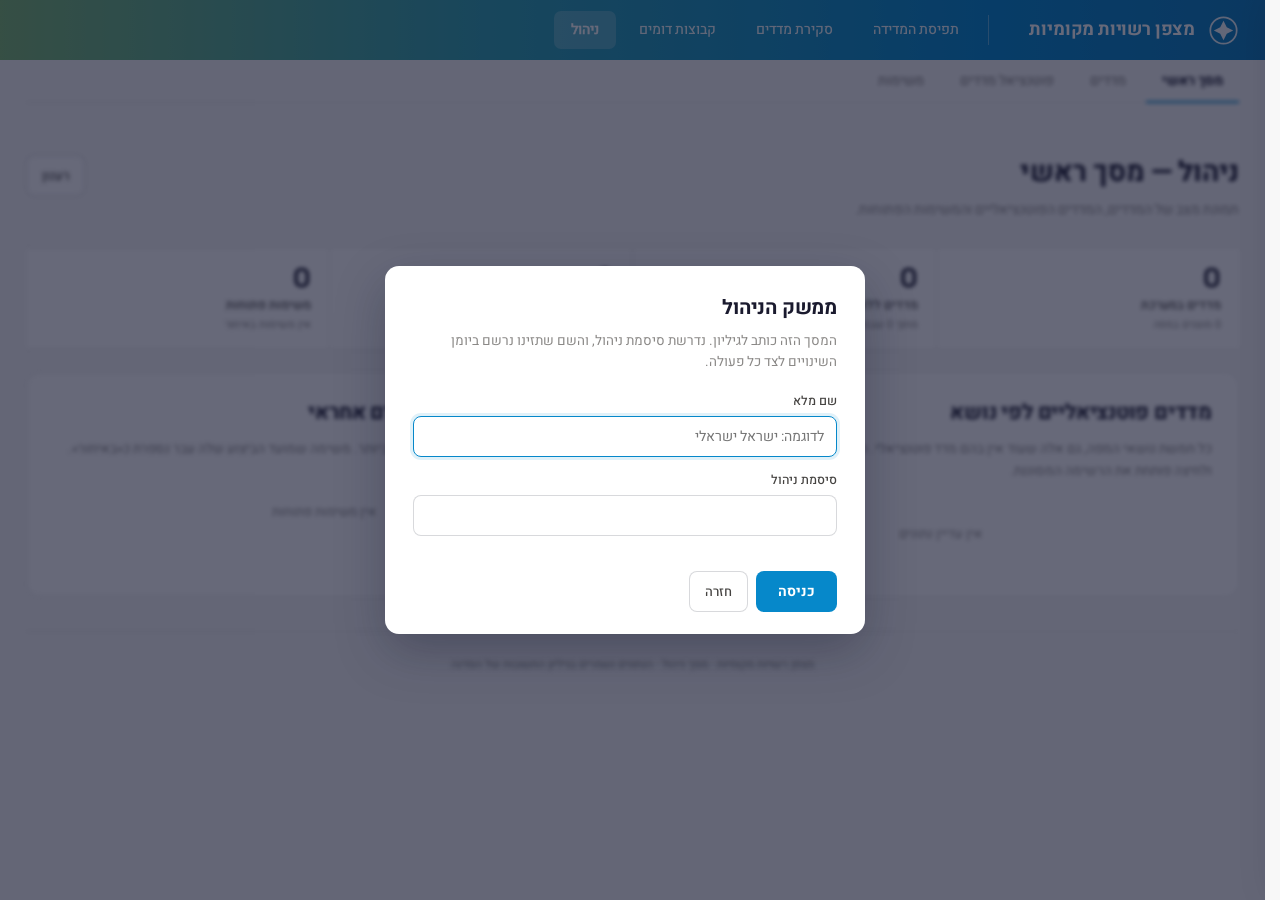
<file: manage.html>
<!DOCTYPE html>
<html lang="he" dir="rtl">
<head>
<meta charset="UTF-8">
<meta name="viewport" content="width=device-width, initial-scale=1.0">
<title>מצפן רשויות מקומיות — ניהול</title>
<meta name="robots" content="noindex, nofollow">
<link rel="preconnect" href="https://fonts.googleapis.com">
<link rel="preconnect" href="https://fonts.gstatic.com" crossorigin>
<link href="https://fonts.googleapis.com/css2?family=Heebo:wght@400;500;700;800&family=Space+Grotesk:wght@500;700&display=swap" rel="stylesheet">
<link rel="stylesheet" href="assets/app.css?v=20261116-1">
<style>
  /* ===== מסך הניהול — מה שאין במערכת העיצוב המשותפת ===================== */

  /* שער הכניסה מוסתר עד שברור שאין סיסמה שמורה, כדי לא להבהב בכל טעינה */
  body.locked .wrap{filter:blur(2px);pointer-events:none;user-select:none}

  .mg-tabs{display:inline-flex;border:1px solid var(--line-strong);border-radius:8px;overflow:hidden}
  .mg-tabs button{
    border:0;background:#fff;font-family:var(--font);font-size:13px;color:var(--n4);
    padding:8px 18px;cursor:pointer;white-space:nowrap;
  }
  .mg-tabs button + button{border-inline-start:1px solid var(--n2)}
  .mg-tabs button:hover{color:var(--blue)}
  .mg-tabs button.on{background:var(--blue);color:#fff;font-weight:700}
  .mg-tabs button .c{font-family:var(--mono);font-size:11px;opacity:.75;margin-inline-start:6px}

  /* פס אתחול — מופיע רק כשלשונית האינדיקטורים עדיין ריקה */
  .mg-seed{
    background:#FDF6E3;border:1px solid #EBD9A8;border-radius:12px;
    padding:16px 18px;margin-bottom:18px;display:flex;gap:16px;align-items:center;flex-wrap:wrap;
  }
  .mg-seed .tx{flex:1 1 340px;font-size:13.5px;color:#6B5518;line-height:1.6}
  .mg-seed .tx b{color:#4A3A0C}

  .mg-note{font-size:12.5px;color:var(--n3);margin:0 0 14px}

  /* ===== טבלה ===== */
  .mg-tbl td.nm{font-weight:700;color:var(--n5);min-width:230px}
  .mg-tbl td.nm .sb{display:block;font-size:11.5px;color:var(--n3);font-weight:400;margin-top:2px}
  .mg-tbl td.id{font-family:var(--mono);color:var(--n3);font-size:12px}
  .mg-tbl td.mut{color:var(--n3);font-size:12.5px}

  .st{font-size:11px;padding:2px 9px;border-radius:999px;white-space:nowrap;font-weight:500}
  .st-active{background:rgba(68,212,142,.18);color:var(--good-ink)}
  .st-new{background:rgba(6,136,202,.13);color:var(--blue-deep)}
  .st-check{background:rgba(248,190,62,.22);color:#8A6516}
  .st-reword{background:var(--bg-1);color:#2A6A6A}
  .st-down{background:rgba(242,66,102,.14);color:var(--bad-ink)}

  .oc{font-size:11px;padding:2px 9px;border-radius:999px;white-space:nowrap;font-weight:700;
      background:rgba(248,190,62,.22);color:#8A6516;font-family:var(--mono)}
  .oc.zero{background:transparent;color:var(--n3);font-weight:400}

  /* ציון ממוצע — הכוכבים חופפים בשתי שכבות, והעליונה נחתכת לפי האחוז */
  .sbar{position:relative;display:inline-block;line-height:1;font-size:12px;white-space:nowrap;direction:ltr}
  .sbar .off{color:#DCDCDC}
  .sbar .on{position:absolute;inset-inline-start:0;top:0;overflow:hidden;color:#F0A93B}
  .sc{display:inline-flex;align-items:center;gap:6px;white-space:nowrap}
  .sc b{font-family:var(--mono);font-size:12.5px;color:var(--n5)}
  .sc i{font-family:var(--mono);font-size:10.5px;color:var(--n3);font-style:normal}
  .sc.zero{color:var(--n3);font-family:var(--mono)}
  .scbig{display:flex;align-items:center;gap:12px;flex-wrap:wrap}
  .scbig b{font-family:var(--mono);font-size:30px;line-height:1;color:var(--n5)}
  .scbig .of{font-size:12px;color:var(--n3)}
  .scbig .sbar{font-size:19px}
  .scbig .n{font-size:12px;color:var(--n3);margin-inline-start:auto;font-family:var(--mono)}

  /* ===== חלונית עריכה ===== */
  /* transform הוא פיזי ואינו מתהפך עם dir — ולכן כיוון ההסתרה מוגדר לכל כיוון בנפרד */
  .mg-drawer{
    position:fixed;inset-block:0;inset-inline-start:0;width:min(620px,100%);
    background:#fff;box-shadow:0 0 40px rgba(10,14,39,.22);z-index:90;
    display:flex;flex-direction:column;transform:translateX(-102%);transition:transform .18s ease;
  }
  [dir=rtl] .mg-drawer{transform:translateX(102%)}
  .mg-drawer.on,[dir=rtl] .mg-drawer.on{transform:none}
  .mg-drawer .dh{
    padding:18px 24px 14px;border-bottom:1px solid var(--n2);
    display:flex;align-items:flex-start;justify-content:space-between;gap:14px;
  }
  .mg-drawer .dh .bc{font-size:11.5px;color:var(--teal);margin-bottom:3px;font-family:var(--mono)}
  .mg-drawer .dh h3{font-size:18px;font-weight:700;line-height:1.35}
  .mg-drawer .db{flex:1 1 auto;overflow:auto;padding:6px 24px 24px}
  .mg-drawer .df{
    border-top:1px solid var(--n2);padding:13px 24px;display:flex;gap:9px;align-items:center;flex-wrap:wrap;
    background:#FCFCFC;
  }
  .mg-drawer .df .spacer{flex:1 1 auto}

  .mg-grid{display:grid;grid-template-columns:repeat(auto-fit,minmax(220px,1fr));gap:0 18px}
  .mg-f{display:flex;flex-direction:column;gap:5px;margin-bottom:13px}
  .mg-f > span{font-size:12px;font-weight:500;color:var(--n3)}
  .mg-f input,.mg-f select,.mg-f textarea{
    font-family:var(--font);font-size:13.5px;color:var(--n5);background:#fff;
    border:1px solid var(--line-strong);border-radius:8px;padding:8px 11px;width:100%;
  }
  .mg-f textarea{min-height:64px;resize:vertical;line-height:1.6}
  .mg-f input:focus,.mg-f select:focus,.mg-f textarea:focus{
    outline:none;border-color:var(--blue);box-shadow:0 0 0 3px rgba(6,136,202,.12);
  }
  .mg-f.wide{grid-column:1/-1}
  .mg-f.req > span{color:var(--bad-ink);font-weight:700}
  /* מזהה של מדד קיים — מוצג, ולא ניתן לשינוי: הוא הקישור להערות וליומן */
  .mg-f input.lock{background:var(--n1);color:var(--n3);font-family:var(--mono);cursor:default}

  /* ===== הערות ===== */
  .cmt{border:1px solid var(--line);border-radius:11px;padding:11px 13px;margin-bottom:9px;background:#fff}
  .cmt.open{border-inline-start:3px solid var(--warn);background:#FFFDF6}
  .cmt.done{border-inline-start:3px solid var(--good);background:#F6FDF9}
  .cmt.rej{border-inline-start:3px solid var(--n3);background:#FAFAFA}
  .cmt.check{border-inline-start:3px solid var(--blue);background:#F6FBFE}
  .cmt.reply{margin-inline-start:26px;border-style:dashed;background:#FCFCFC}
  .cmt .meta{font-size:11.5px;color:var(--n3);display:flex;gap:8px;align-items:center;flex-wrap:wrap;margin-bottom:5px}
  .cmt .meta b{color:var(--n4);font-weight:700}
  .cmt .tx{font-size:13.5px;color:var(--n4);line-height:1.65;white-space:pre-wrap}
  .cmt .dec{font-size:12.5px;color:var(--good-ink);margin-top:7px;padding-top:7px;border-top:1px solid var(--n2)}
  .cmt .acts{display:flex;gap:7px;flex-wrap:wrap;margin-top:9px}
  .cmt .acts button{
    border:1px solid var(--line-strong);background:#fff;border-radius:7px;padding:4px 10px;
    font-family:var(--font);font-size:11.5px;color:var(--n4);cursor:pointer;
  }
  .cmt .acts button:hover{border-color:var(--blue);color:var(--blue)}
  .cmt .acts select,.cmt .acts .cdec{
    border:1px solid var(--line-strong);border-radius:7px;padding:4px 9px;
    font-family:var(--font);font-size:11.5px;color:var(--n4);background:#fff;
  }
  .cmt .acts .cdec{flex:1 1 180px;min-width:0}
  .cmt .acts select:focus,.cmt .acts .cdec:focus{outline:none;border-color:var(--blue)}
  .cmt .src{font-size:10.5px;padding:1px 7px;border-radius:5px;background:var(--bg-1);color:#2A6A6A}

  .thread{margin-bottom:22px}
  .thread .th{
    display:flex;align-items:baseline;gap:9px;flex-wrap:wrap;
    font-size:14px;font-weight:700;color:var(--n5);margin-bottom:9px;
    padding-bottom:7px;border-bottom:1px solid var(--n2);
  }
  .thread .th .id{font-family:var(--mono);font-size:11.5px;color:var(--n3);font-weight:500}
  .thread .th a{cursor:pointer}

  .newcmt{border:1px dashed var(--line-strong);border-radius:11px;padding:12px 13px;background:#FCFCFC}
  .newcmt textarea{
    width:100%;min-height:62px;resize:vertical;font-family:var(--font);font-size:13.5px;
    border:1px solid var(--line-strong);border-radius:8px;padding:9px 11px;line-height:1.6;background:#fff;
  }
  .newcmt textarea:focus{outline:none;border-color:var(--blue);box-shadow:0 0 0 3px rgba(6,136,202,.12)}
  .newcmt .row{display:flex;gap:9px;align-items:center;flex-wrap:wrap;margin-top:9px}
  .newcmt.reply-box{margin-top:9px}
  .newcmt.new-box{margin-top:12px}

  /* ===== היסטוריה ===== */
  .hist{font-size:12.5px}
  .hist .h{display:flex;gap:10px;padding:8px 0;border-bottom:1px solid var(--n2);align-items:baseline}
  .hist .h .d{font-family:var(--mono);color:var(--n3);flex:0 0 auto;font-size:11.5px}
  .hist .h .w{color:var(--n4)}
  .hist .h .f{color:var(--n5);font-weight:500}
  .hist .old{color:var(--bad-ink);text-decoration:line-through;opacity:.75}
  .hist .new{color:var(--good-ink)}

  /* ===== חיווי טעינה =====
     מכסה גם את שער הכניסה: הבקשה הראשונה יוצאת בזמן שהשער עוד מוצג, וצריך
     להיות ברור שהמערכת עובדת ולא נתקעה. */
  .mg-load{
    position:fixed;inset:0;background:rgba(248,248,248,.6);backdrop-filter:blur(2px);
    z-index:300;display:flex;align-items:center;justify-content:center;
  }
  .mg-load[hidden]{display:none}
  .mg-load .box{
    display:flex;align-items:center;gap:12px;background:#fff;border:1px solid var(--line);
    border-radius:12px;padding:15px 22px;font-size:14px;font-weight:700;color:var(--n5);
    box-shadow:0 12px 34px rgba(10,14,39,.16);
  }
  .mg-load .sp{
    width:19px;height:19px;border-radius:50%;flex:0 0 auto;
    border:2.5px solid rgba(6,136,202,.18);border-top-color:var(--blue);
    animation:spin .7s linear infinite;
  }
  @keyframes spin{to{transform:rotate(360deg)}}

  /* מתג «במפה» בחלונית — משתמש ברכיב .toggle של מערכת העיצוב */
  .mg-f .toggle{align-self:flex-start}

  .mp{font-family:var(--mono);font-size:12px;color:var(--n3)}
  .mp.on{color:var(--good-ink);font-weight:700}

  /* ===== חיווי ===== */
  .toast{
    position:fixed;bottom:22px;inset-inline-start:50%;transform:translateX(50%);
    background:var(--n5);color:#fff;padding:10px 20px;border-radius:10px;font-size:13px;font-weight:500;
    z-index:200;opacity:0;transition:opacity .2s;pointer-events:none;box-shadow:0 8px 26px rgba(10,14,39,.3);
  }
  .toast.on{opacity:.97}

  /* ===== מעבר בין מסכי הניהול ===== */
  /* בלי overflow: הקו של הלשונית הפעילה יורד 1.5px אל מתחת לגבול, ובמיכל גולל
     זה מספיק כדי להוליד פס גלילה. במסך צר הלשוניות גולשות לשורה שנייה. */
  .mg-screens{display:flex;flex-wrap:wrap;gap:4px;border-bottom:1.5px solid var(--n2);margin:0 0 20px}
  .mg-screens button{
    border:0;background:none;font-family:var(--font);font-size:14px;font-weight:500;color:var(--n3);
    padding:10px 16px;cursor:pointer;white-space:nowrap;border-bottom:2.5px solid transparent;margin-bottom:-1.5px;
  }
  .mg-screens button:hover{color:var(--blue)}
  .mg-screens button.on{color:var(--n5);font-weight:700;border-bottom-color:var(--blue)}

  /* ===== מסך ראשי ===== */
  .mg-kpis{grid-template-columns:repeat(4,1fr);margin-bottom:22px}
  @media (max-width:900px){.mg-kpis{grid-template-columns:repeat(2,1fr)}}
  .mg-kpi{border:0;font:inherit;text-align:start;cursor:pointer;width:100%;transition:background .12s}
  .mg-kpi:hover{background:#F4FAFD}
  .mg-kpi:hover .l{color:var(--blue)}
  .mg-kpi:focus-visible{outline:2px solid var(--blue);outline-offset:-2px}
  .late{color:var(--bad-ink);font-weight:700}

  .mg-charts{display:grid;grid-template-columns:repeat(auto-fit,minmax(380px,1fr));gap:20px}
  .mg-charts .card{margin-bottom:0}
  .mg-charts .bars{max-width:none}
  @media (max-width:500px){.mg-charts{grid-template-columns:1fr}}
  /* שורת גרף כפתור: כל השורה היא אזור הלחיצה, רחב מהעמודה עצמה */
  .mg-bar{
    border:0;background:none;font:inherit;width:100%;text-align:start;cursor:pointer;
    padding:3px 4px;margin:-3px -4px;border-radius:6px;transition:background .12s;
  }
  .mg-bar:hover{background:#F4FAFD}
  .mg-bar:hover .lb{color:var(--blue)}
  .mg-bar:focus-visible{outline:2px solid var(--blue)}
  .mg-bar .nt{font-size:11.5px;color:var(--bad-ink);font-weight:700;white-space:nowrap}
  .mg-tbl td.late{color:var(--bad-ink);font-weight:700}
  /* מחיקה — אדום, כדי שלא תתבלבל עם «סגירה» שבאותו פס */
  .mg-drawer .df .mg-del{color:var(--bad-ink);border-color:rgba(176,31,62,.35)}
  .mg-drawer .df .mg-del:hover{background:rgba(242,66,102,.08);border-color:var(--bad-ink);color:var(--bad-ink)}

  /* כותרת ביניים בטופס — מפרידה בין הפרמטרים העסקיים לאנליטיים */
  .mg-sep{
    grid-column:1/-1;font-size:13px;font-weight:700;color:var(--n5);
    padding:10px 0 6px;margin:4px 0 10px;border-bottom:1px solid var(--n2);
  }
  .toast.bad{background:var(--bad-ink)}
  .gate-err{color:var(--bad-ink);font-size:12.5px;min-height:17px;margin:-6px 0 10px}
  .gate-actions{gap:8px}

  @media (max-width:760px){
    .mg-drawer{width:100%}
  }
</style>
</head>
<body class="locked">

<nav class="nav">
  <div class="brand">
    <svg viewBox="0 0 40 40" aria-hidden="true">
      <circle cx="20" cy="20" r="17" fill="none" stroke="#fff" stroke-width="2.2" opacity=".9"/>
      <path d="M20 7.5 L24.2 15.8 L32.5 20 L24.2 24.2 L20 32.5 L15.8 24.2 L7.5 20 L15.8 15.8 Z" fill="#fff" opacity=".95"/>
    </svg>
    <span class="bt">מצפן רשויות מקומיות</span>
  </div>
  <div class="tabs">
    <span class="sep"></span>
    <a href="index.html">תפיסת המדידה</a>
    <a href="map.html">סקירת מדדים</a>
    <a href="dashboard.html">קבוצות דומים</a>
    <a href="manage.html" class="on">ניהול</a>
  </div>
  <div class="navuser" id="navUser"></div>
</nav>

<div class="wrap">

  <!-- מעבר בין מסכי הניהול. ה-hash שבכתובת (#home, #ind, #pot, #tsk) שומר את המסך ברענון. -->
  <div class="mg-screens" id="screenTabs" role="tablist" aria-label="מסכי הניהול">
    <button type="button" data-s="home" class="on">מסך ראשי</button>
    <button type="button" data-s="ind">מדדים</button>
    <button type="button" data-s="pot">פוטנציאל מדדים</button>
    <button type="button" data-s="tsk">משימות</button>
  </div>

  <div class="page-head">
    <div class="ht">
      <h1 id="pgTitle">ניהול</h1>
      <div class="tagline" id="pgTag"></div>
    </div>
    <div class="pa">
      <button class="btn-ghost" id="ingestBtn" type="button" title="סריקה חוזרת של תשובות הסדנה">משיכת הערות מהסדנה</button>
      <button class="btn-ghost" id="exportBtn" type="button" title="ייצוא המדדים בפורמט של data.js">ייצוא מדדים</button>
      <button class="btn-ghost" id="reloadBtn" type="button">רענון</button>
    </div>
  </div>

  <!-- ===== מסך ראשי ===== -->
  <section id="scr_home">
    <div class="kpis mg-kpis" id="homeKpis"></div>
    <div class="mg-charts">
      <section class="card">
        <h2>מדדים פוטנציאליים לפי נושא</h2>
        <p class="lead">כל חמשת נושאי המפה, גם אלה שעוד אין בהם מדד פוטנציאלי. ריחוף מציג את הפירוט לפי סטטוס, ולחיצה פותחת את הרשימה המסוננת.</p>
        <div class="bars" id="potBars"></div>
      </section>
      <section class="card">
        <h2>משימות פתוחות לפי גורם אחראי</h2>
        <p class="lead">משימות שטרם בוצעו, מהגורם העמוס ביותר. משימה שמועד הביצוע שלה עבר נספרת כ«באיחור».</p>
        <div class="bars" id="tskBars"></div>
      </section>
    </div>
  </section>

  <!-- ===== מסך המדדים ===== -->
  <section id="scr_ind" hidden>

  <div id="seedBox"></div>

  <div class="filters">
    <div class="mg-tabs" id="viewTabs" role="group" aria-label="תצוגה">
      <button type="button" data-v="ind" class="on">מדדים<span class="c" id="cInd"></span></button>
      <button type="button" data-v="cmt">הערות<span class="c" id="cCmt"></span></button>
      <button type="button" data-v="chg">יומן שינויים<span class="c" id="cChg"></span></button>
    </div>
  </div>

  <!-- ===== מדדים ===== -->
  <section id="viewInd">
    <div class="filters">
      <label class="search">
        <input type="search" id="q" placeholder="חיפוש מדד…" aria-label="חיפוש מדד">
        <svg viewBox="0 0 24 24" stroke-width="2" aria-hidden="true"><circle cx="11" cy="11" r="7"/><path d="M20 20l-3.5-3.5"/></svg>
      </label>
      <select class="fsel" id="fTheme" aria-label="סינון לפי נושא"></select>
      <select class="fsel" id="fSub" aria-label="סינון לפי תת נושא"></select>
      <select class="fsel" id="fStatus" aria-label="סינון לפי סטטוס"></select>
      <select class="fsel" id="fSource" aria-label="סינון לפי מקור"></select>
      <!-- ברירת המחדל: רק מדדים שמופיעים במפת המדידה -->
      <select class="fsel" id="fMap" aria-label="סינון לפי הופעה במפה">
        <option value="1" selected>רק מדדים במפה</option>
        <option value="0">רק שאינם במפה</option>
        <option value="">במפה ומחוצה לה</option>
      </select>
      <div class="chips" style="margin-inline-start:auto">
        <button class="chip" id="noRefOnly" type="button" title="בלי דירוג ובלי הערה">רק ללא התייחסות</button>
        <button class="chip" id="openOnly" type="button">רק עם הערות פתוחות</button>
        <button class="btn-primary" id="newBtn" type="button">+ מדד חדש</button>
      </div>
    </div>
    <div class="tblwrap">
      <table class="tbl mg-tbl">
        <thead id="indHead"></thead>
        <tbody id="indBody"></tbody>
      </table>
    </div>
  </section>

  <!-- ===== הערות ===== -->
  <section id="viewCmt" hidden>
    <p class="mg-note" id="cmtNote"></p>
    <div class="filters">
      <label class="search">
        <input type="search" id="cq" placeholder="חיפוש בהערות…" aria-label="חיפוש בהערות">
        <svg viewBox="0 0 24 24" stroke-width="2" aria-hidden="true"><circle cx="11" cy="11" r="7"/><path d="M20 20l-3.5-3.5"/></svg>
      </label>
      <select class="fsel" id="cStatus" aria-label="סינון לפי סטטוס טיפול"></select>
      <select class="fsel" id="cSource" aria-label="סינון לפי מקור ההערה"></select>
    </div>
    <div id="cmtList"></div>
  </section>

  <!-- ===== יומן שינויים ===== -->
  <section id="viewChg" hidden>
    <p class="mg-note">300 הרשומות האחרונות, מהחדשה לישנה, של כל ממשק הניהול — מדדים, מדדים פוטנציאליים (POT-…) ומשימות (TSK-…). היומן המלא נשמר בלשונית «יומן שינויים» בגיליון.</p>
    <div class="tblwrap">
      <table class="tbl mg-tbl">
        <thead><tr><th>מתי</th><th>מי</th><th>פעולה</th><th>פריט</th><th>שדה</th><th>מ־</th><th>ל־</th><th>סיבה</th></tr></thead>
        <tbody id="chgBody"></tbody>
      </table>
    </div>
  </section>

  </section>

  <!-- ===== מסך פוטנציאל המדדים ===== -->
  <section id="scr_pot" hidden>
    <div class="filters">
      <div class="mg-tabs" id="potTabs" role="group" aria-label="תצוגה">
        <button type="button" data-v="pot" class="on">מדדים פוטנציאליים<span class="c" id="cPot"></span></button>
        <button type="button" data-v="cmt">הערות<span class="c" id="cPcmt"></span></button>
      </div>
    </div>

    <section id="viewPot">
      <div class="filters">
        <label class="search">
          <input type="search" id="pq" placeholder="חיפוש מדד פוטנציאלי…" aria-label="חיפוש מדד פוטנציאלי">
          <svg viewBox="0 0 24 24" stroke-width="2" aria-hidden="true"><circle cx="11" cy="11" r="7"/><path d="M20 20l-3.5-3.5"/></svg>
        </label>
        <select class="fsel" id="pTheme" aria-label="סינון לפי נושא"></select>
        <select class="fsel" id="pSub" aria-label="סינון לפי תת נושא"></select>
        <select class="fsel" id="pStatus" aria-label="סינון לפי סטטוס"></select>
        <select class="fsel" id="pSource" aria-label="סינון לפי מקור הנתונים"></select>
        <div class="chips" style="margin-inline-start:auto">
          <button class="chip" id="popenOnly" type="button">רק עם הערות פתוחות</button>
          <button class="btn-primary" id="newPotBtn" type="button">+ מדד פוטנציאלי</button>
        </div>
      </div>
      <div class="tblwrap">
        <table class="tbl mg-tbl">
          <thead><tr><th>מזהה זמני</th><th>שם מדד</th><th>נושא</th><th>תת נושא</th><th>מקור הנתונים</th><th>יחידת מידה</th><th>סטטוס</th><th>הערות פתוחות</th><th>עודכן</th></tr></thead>
          <tbody id="potBody"></tbody>
        </table>
      </div>
    </section>

    <section id="viewPcmt" hidden>
      <p class="mg-note" id="pcmtNote"></p>
      <div class="filters">
        <label class="search">
          <input type="search" id="pcq" placeholder="חיפוש בהערות…" aria-label="חיפוש בהערות">
          <svg viewBox="0 0 24 24" stroke-width="2" aria-hidden="true"><circle cx="11" cy="11" r="7"/><path d="M20 20l-3.5-3.5"/></svg>
        </label>
        <select class="fsel" id="pcStatus" aria-label="סינון לפי סטטוס טיפול"></select>
      </div>
      <div id="pcmtList"></div>
    </section>
  </section>

  <!-- ===== מסך המשימות ===== -->
  <section id="scr_tsk" hidden>
    <div class="filters">
      <label class="search">
        <input type="search" id="tq" placeholder="חיפוש משימה…" aria-label="חיפוש משימה">
        <svg viewBox="0 0 24 24" stroke-width="2" aria-hidden="true"><circle cx="11" cy="11" r="7"/><path d="M20 20l-3.5-3.5"/></svg>
      </label>
      <select class="fsel" id="tStatus" aria-label="סינון לפי סטטוס"></select>
      <select class="fsel" id="tOwner" aria-label="סינון לפי גורם לביצוע"></select>
      <div class="chips" style="margin-inline-start:auto">
        <button class="chip" id="lateOnly" type="button">רק באיחור</button>
        <button class="btn-primary" id="newTskBtn" type="button">+ משימה</button>
      </div>
    </div>
    <div class="tblwrap">
      <table class="tbl mg-tbl">
        <thead><tr><th>מזהה</th><th>כותרת המשימה</th><th>גורם לביצוע</th><th>נפתחה</th><th>לביצוע עד</th><th>סטטוס</th><th>עודכן</th></tr></thead>
        <tbody id="tskBody"></tbody>
      </table>
    </div>
  </section>

  <div class="foot">
    מצפן רשויות מקומיות · מסך ניהול · הנתונים נשמרים בגיליון התשובות של הסדנה
  </div>
</div>

<!-- חלונית עריכת מדד -->
<aside class="mg-drawer" id="drawer" aria-label="עריכת מדד"></aside>

<!-- שער כניסה -->
<div class="ovl gate" id="gate" role="dialog" aria-modal="true" aria-labelledby="gTitle">
  <form class="modal gatebox" id="gateForm">
    <h3 id="gTitle">ממשק הניהול</h3>
    <p>המסך הזה כותב לגיליון. נדרשת סיסמת ניהול, והשם שתזינו נרשם ביומן השינויים לצד כל פעולה.</p>
    <label class="fld">
      <span>שם מלא</span>
      <input type="text" id="gName" required autocomplete="name" placeholder="לדוגמה: ישראל ישראלי">
    </label>
    <label class="fld">
      <span>סיסמת ניהול</span>
      <input type="password" id="gPass" required autocomplete="current-password">
    </label>
    <div class="gate-err" id="gErr"></div>
    <div class="gate-actions">
      <button class="btn-primary" type="submit" id="gBtn">כניסה</button>
      <button class="btn-ghost" type="button" id="gBack">חזרה</button>
    </div>
  </form>
</div>

<div class="mg-load" id="load" hidden>
  <div class="box"><span class="sp" aria-hidden="true"></span><span id="loadTx">טוען…</span></div>
</div>

<div class="toast" id="toast"></div>

<script src="assets/data.js?v=20260929-4"></script>
<script src="assets/collect.js?v=20261116-1"></script>
<script src="assets/manage.js?v=20261116-1"></script>
</body>
</html>
</file>
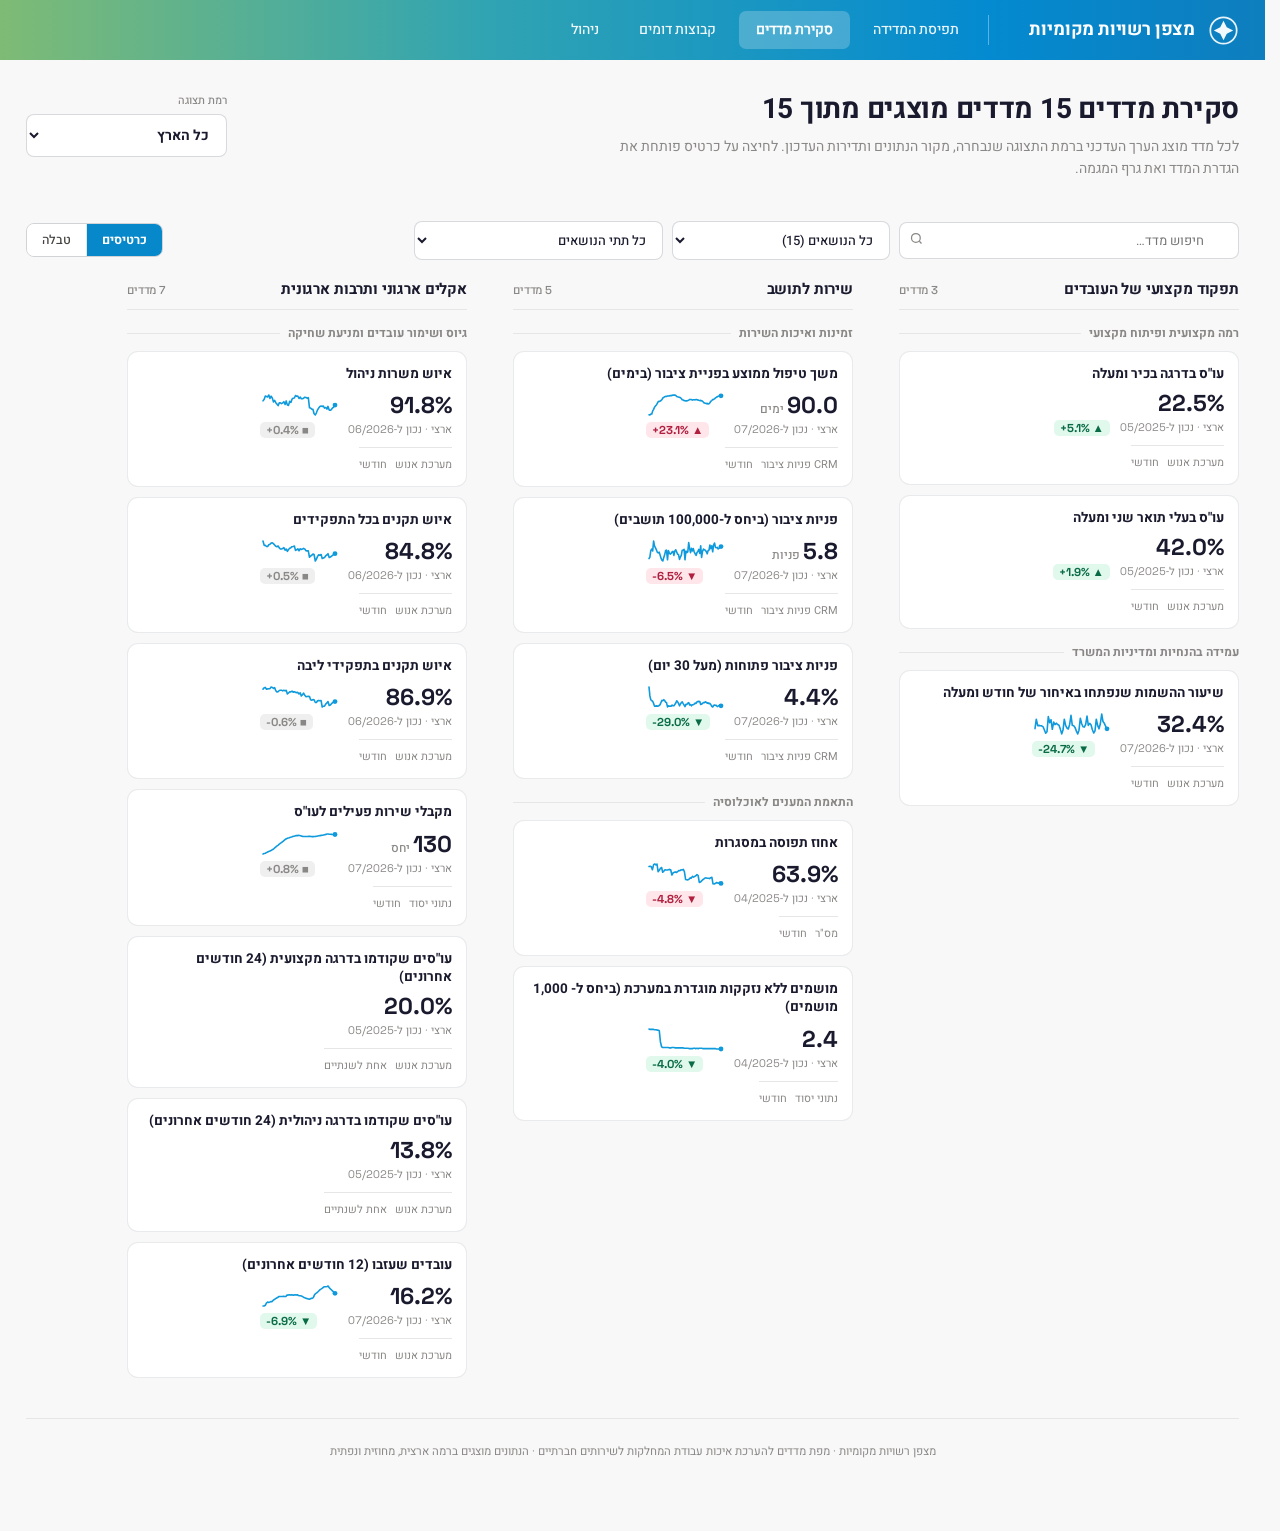
<file: map.html>
<!DOCTYPE html>
<html lang="he" dir="rtl">
<head>
<meta charset="UTF-8">
<meta name="viewport" content="width=device-width, initial-scale=1.0">
<title>מצפן רשויות מקומיות — סקירת מדדים</title>
<meta name="description" content="המדדים במערכת המדידה — ערכים, מגמות והגדרות, ברמה ארצית, מחוזית ונפתית">
<link rel="preconnect" href="https://fonts.googleapis.com">
<link rel="preconnect" href="https://fonts.gstatic.com" crossorigin>
<link href="https://fonts.googleapis.com/css2?family=Heebo:wght@400;500;700;800&family=Space+Grotesk:wght@500;700&display=swap" rel="stylesheet">
<link rel="stylesheet" href="assets/app.css?v=20261116-1">
</head>
<body>

<nav class="nav">
  <div class="brand">
    <svg viewBox="0 0 40 40" aria-hidden="true">
      <circle cx="20" cy="20" r="17" fill="none" stroke="#fff" stroke-width="2.2" opacity=".9"/>
      <path d="M20 7.5 L24.2 15.8 L32.5 20 L24.2 24.2 L20 32.5 L15.8 24.2 L7.5 20 L15.8 15.8 Z" fill="#fff" opacity=".95"/>
    </svg>
    <span class="bt">מצפן רשויות מקומיות</span>
  </div>
  <div class="tabs">
    <span class="sep"></span>
    <a href="index.html">תפיסת המדידה</a>
    <a href="map.html" class="on">סקירת מדדים</a>
    <a href="dashboard.html">קבוצות דומים</a>
    <a href="manage.html">ניהול</a>
  </div>
</nav>

<div class="wrap">

  <div class="page-head">
    <div class="ht">
      <h1>סקירת מדדים <span class="hint" id="cntLabel"></span></h1>
      <div class="tagline">
        לכל מדד מוצג הערך העדכני ברמת התצוגה שנבחרה, מקור הנתונים ותדירות העדכון.
        לחיצה על כרטיס פותחת את הגדרת המדד ואת גרף המגמה.
      </div>
    </div>
    <div class="pa">
      <label class="scope">
        <span>רמת תצוגה</span>
        <select id="scopeSel" aria-label="בחירת רמת תצוגה"></select>
      </label>
      <button class="btn-ghost" id="exportBtn" type="button" title="ייצוא כל ההערכות לקובץ CSV">ייצוא הערכות</button>
    </div>
  </div>

  <section class="sect">
    <div class="filters">
      <label class="search">
        <input type="search" id="q" placeholder="חיפוש מדד…" aria-label="חיפוש מדד">
        <svg viewBox="0 0 24 24" stroke-width="2" aria-hidden="true"><circle cx="11" cy="11" r="7"/><path d="M20 20l-3.5-3.5"/></svg>
      </label>
      <select class="fsel" id="themeSel" aria-label="סינון לפי נושא"></select>
      <select class="fsel" id="subSel" aria-label="סינון לפי תת נושא"></select>
      <div class="chips" style="margin-inline-start:auto">
        <button class="chip" id="rateToggle" type="button">רק מדדים שטרם דירגתי</button>
      </div>
      <div class="viewseg" id="viewSeg" role="group" aria-label="צורת תצוגה">
        <button type="button" data-v="cards" id="viewDetailed">כרטיסים מפורט</button>
        <button type="button" data-v="hier" class="on">כרטיסים</button>
        <button type="button" data-v="table">טבלה</button>
      </div>
    </div>

    <div id="list"></div>
  </section>

  <div class="foot">
    מצפן רשויות מקומיות · מפת מדדים להערכת איכות עבודת המחלקות לשירותים חברתיים ·
    הנתונים מוצגים ברמה ארצית, מחוזית ונפתית
  </div>
</div>

<!-- מודאל מדד -->
<div class="ovl" id="ovl" role="dialog" aria-modal="true" aria-labelledby="mTitle">
  <div class="modal" id="modal"></div>
</div>

<script src="assets/data.js?v=20260929-4"></script>
<script src="assets/collect.js?v=20261116-1"></script>
<script src="assets/concept.js?v=20260929-4"></script>
</body>
</html>
</file>
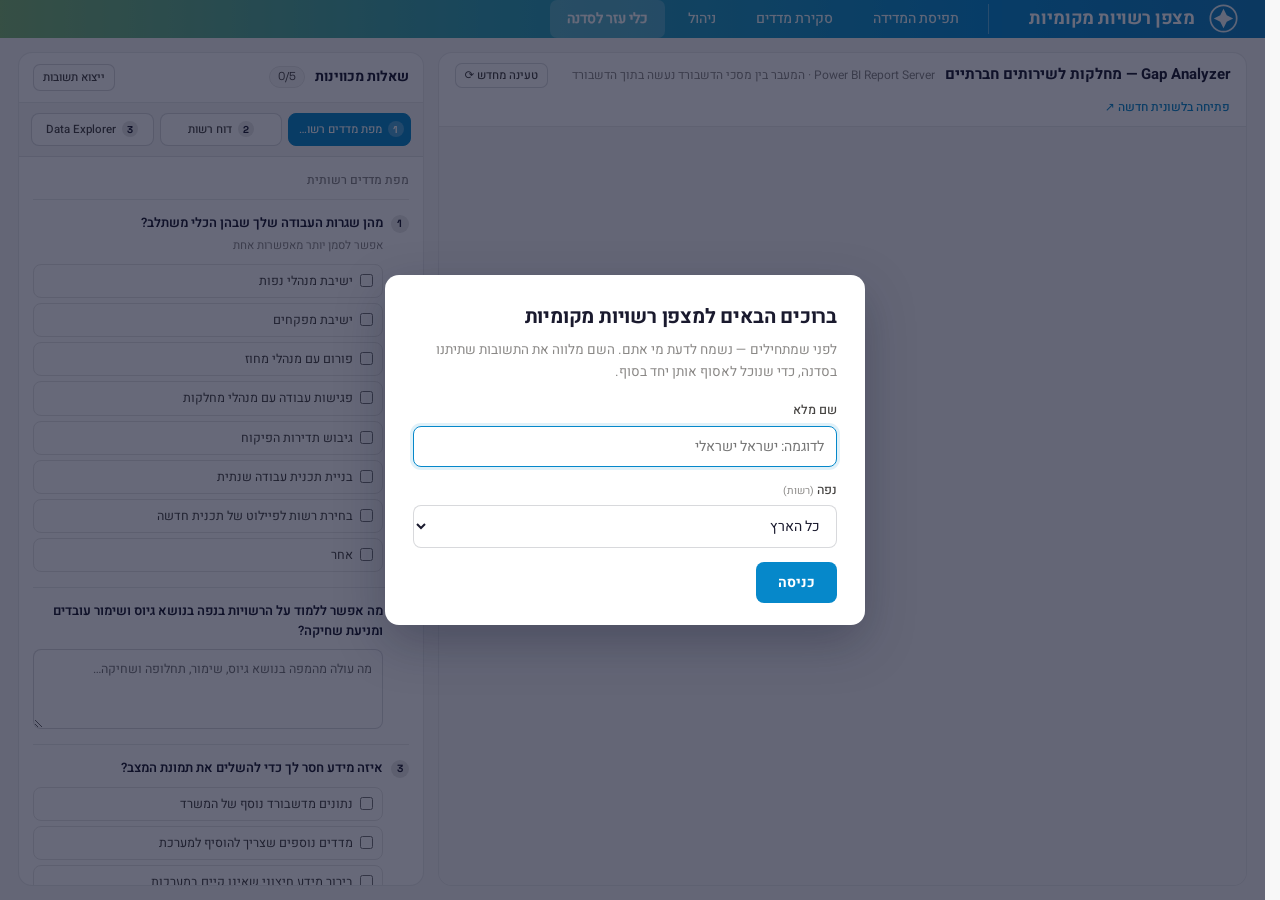
<file: workshop.html>
<!DOCTYPE html>
<html lang="he" dir="rtl">
<head>
<meta charset="UTF-8">
<meta name="viewport" content="width=device-width, initial-scale=1.0">
<title>מצפן רשויות מקומיות — כלי עזר לסדנה</title>
<link rel="preconnect" href="https://fonts.googleapis.com">
<link rel="preconnect" href="https://fonts.gstatic.com" crossorigin>
<link href="https://fonts.googleapis.com/css2?family=Heebo:wght@400;500;700;800&family=Space+Grotesk:wght@500;700&display=swap" rel="stylesheet">
<link rel="stylesheet" href="assets/app.css?v=20261116-1">
<style>
  html,body{height:100%}
  body{display:flex;flex-direction:column;height:100vh;overflow:hidden}
  main.ws{flex:1 1 auto;display:flex;gap:14px;padding:14px 18px;overflow:hidden}

  /* ---- הדשבורד (צד ימין) ---- */
  .ws .dash{
    flex:2 1 0;background:#fff;border:1px solid var(--line);border-radius:14px;
    display:flex;flex-direction:column;overflow:hidden;min-width:0;
  }
  .ws .dash .hd{padding:10px 16px;border-bottom:1px solid var(--line);display:flex;align-items:baseline;gap:10px;flex-wrap:wrap}
  .ws .dash .hd .t{font-size:15px;font-weight:700;color:var(--n5)}
  .ws .dash .hd .s{font-size:12px;color:var(--n3)}
  .ws .dash .hd a.ext{margin-inline-start:auto;font-size:12px;color:var(--blue);text-decoration:none;font-weight:500}
  .ws .dash .hd a.ext:hover{text-decoration:underline}
  .ws .dash .fw{flex:1 1 auto;position:relative;background:var(--n1);min-height:0}
  .ws .dash iframe{width:100%;height:100%;border:0;display:block}
  .ws .pending{
    position:absolute;inset:0;display:flex;flex-direction:column;align-items:center;justify-content:center;
    gap:10px;text-align:center;color:var(--n3);padding:30px;
  }
  .ws .pending[hidden]{display:none}
  .ws .pending .h{font-size:16px;font-weight:700;color:var(--n4)}
  .ws .pending code{font-family:var(--mono);background:#fff;border:1px solid var(--line);border-radius:6px;padding:4px 10px;font-size:11.5px;direction:ltr;unicode-bidi:isolate;word-break:break-all;max-width:100%}
  .ws .dash .hd .rl{
    margin-inline-start:auto;border:1px solid var(--line-strong);background:#fff;border-radius:7px;padding:3px 9px;
    font-family:var(--font);font-size:11.5px;font-weight:500;color:var(--n4);cursor:pointer;transition:.15s;
  }
  .ws .dash .hd .rl:hover{border-color:var(--blue);color:var(--blue)}
  .ws .dash .hd .rl + a.ext{margin-inline-start:0}
  .ws .slow{
    position:absolute;inset-inline:12px;bottom:12px;max-height:calc(100% - 24px);overflow:auto;background:#FFF6E0;border:1px solid #F0D48A;
    border-radius:9px;padding:9px 12px;font-size:12px;line-height:1.55;color:#6B4E06;text-align:center;
  }
  .ws .slow[hidden]{display:none}
  .ws .slow .lk{border:0;background:none;padding:0;font:inherit;color:#0E7EBE;text-decoration:underline;cursor:pointer}

  /* ---- פאנל השאלות (צד שמאל) ---- */
  .ws aside{
    flex:1 1 0;max-width:440px;background:#fff;border:1px solid var(--line);border-radius:14px;
    display:flex;flex-direction:column;overflow:hidden;min-width:300px;
  }
  .ws aside .hd{padding:11px 14px;border-bottom:1px solid var(--line);display:flex;align-items:center;gap:10px}
  .ws aside .hd .t{font-size:14px;font-weight:700;color:var(--n5)}
  .ws aside .hd .prog{
    font-family:var(--mono);font-size:11.5px;color:var(--n4);background:var(--n1);
    border:1px solid var(--n2);border-radius:999px;padding:1px 8px;direction:ltr;unicode-bidi:isolate;
  }
  .ws aside .hd .exp{
    margin-inline-start:auto;border:1px solid var(--line-strong);background:#fff;border-radius:7px;padding:4px 9px;
    font-family:var(--font);font-size:11.5px;font-weight:500;color:var(--n4);cursor:pointer;transition:.15s;
  }
  .ws aside .hd .exp:hover{border-color:var(--blue);color:var(--blue)}

  /* מצב שני חלונות — הדשבורד בחלון נפרד, השאלות תופסות את כל הרוחב */
  .winpanel{
    position:absolute;inset:0;background:#fff;display:flex;flex-direction:column;
    align-items:center;justify-content:center;gap:11px;padding:30px;text-align:center;
  }
  .winpanel[hidden]{display:none}
  .winpanel .x{position:absolute;top:10px;inset-inline-end:12px;border:0;background:none;color:var(--n3);font-size:13px;cursor:pointer}
  .winpanel .h{font-size:17px;font-weight:700;color:var(--n5)}
  .winpanel .b{font-size:13px;color:var(--n3);line-height:1.65;max-width:52ch}
  .winpanel .tip{font-size:12px;color:var(--n4);background:var(--n1);border:1px solid var(--n2);border-radius:8px;padding:7px 12px}
  .winpanel .lk{font-size:12px;color:var(--blue);text-decoration:none}
  .winpanel .lk:hover{text-decoration:underline}
  .winpanel .wlinks{display:flex;align-items:center;gap:14px;flex-wrap:wrap;justify-content:center}
  .winpanel button.lk{border:0;background:none;padding:0;font:inherit;font-size:12px;color:var(--blue);cursor:pointer}
  .winpanel button.lk[hidden]{display:none}

  main.ws.wmode.opened .dash{display:none}
  main.ws.wmode.opened aside{max-width:none}
  .winbar{
    display:flex;align-items:center;gap:8px;padding:8px 12px;
    border-bottom:1px solid var(--line);background:#F1F9FE;font-size:12px;color:var(--n4);
  }
  .winbar[hidden]{display:none}
  .winbar .dot{width:7px;height:7px;border-radius:50%;background:#0F8A5F;flex:0 0 auto}
  .winbar .tx{flex:1 1 auto;min-width:0;font-weight:500}
  .winbar button{
    border:1px solid var(--line-strong);background:#fff;border-radius:6px;padding:3px 8px;
    font-family:var(--font);font-size:11px;color:var(--n4);cursor:pointer;transition:.15s;
  }
  .winbar button:hover{border-color:var(--blue);color:var(--blue)}
  .winbar button[hidden]{display:none}

  /* כפתורי מעבר בין מסכי הדשבורד */
  .steps{display:flex;gap:6px;padding:10px 12px;border-bottom:1px solid var(--line);background:var(--n1)}
  .step{
    flex:1 1 0;display:flex;align-items:center;justify-content:center;gap:6px;min-width:0;
    border:1px solid var(--line-strong);background:#fff;border-radius:8px;padding:7px 6px;
    font-family:var(--font);font-size:11.5px;font-weight:500;color:var(--n4);cursor:pointer;transition:.15s;
  }
  .step .nm{overflow:hidden;text-overflow:ellipsis;white-space:nowrap}
  .step .k{
    flex:0 0 auto;width:16px;height:16px;border-radius:50%;background:var(--n2);color:var(--n5);
    font-family:var(--mono);font-size:10px;font-weight:700;display:inline-flex;align-items:center;justify-content:center;
  }
  .step:hover{border-color:var(--blue);color:var(--blue)}
  .step.on{background:var(--blue);border-color:var(--blue);color:#fff}
  .step.on .k{background:rgba(255,255,255,.28);color:#fff}
  .step.full:not(.on){border-color:#66C2A0}
  .step.full:not(.on) .k{background:#0F8A5F;color:#fff}

  .ws aside .bd{flex:1 1 auto;overflow:auto;padding:14px 14px 20px}
  .scname{font-size:12px;color:var(--n3);font-weight:500;margin:0 0 10px}

  /* תזכורת החלפת מסך בדשבורד */
  .remind{
    display:flex;align-items:flex-start;gap:8px;margin:0 0 14px;padding:10px 11px;
    background:#FFF6E0;border:1px solid #F0D48A;border-radius:9px;font-size:12px;line-height:1.55;color:#6B4E06;
  }
  .remind .ic{
    flex:0 0 auto;width:17px;height:17px;border-radius:50%;background:#F8BE3E;color:#fff;
    font-family:var(--mono);font-weight:700;font-size:12px;display:inline-flex;align-items:center;justify-content:center;
  }
  .remind .x{margin-inline-start:auto;border:0;background:none;color:#6B4E06;cursor:pointer;font-size:12px;line-height:1;padding:2px}

  /* שאלה */
  .qz{border-top:1px solid var(--line);padding:13px 0 15px}
  .qz:first-of-type{border-top:0;padding-top:0}
  .qz .qt{display:flex;align-items:flex-start;gap:8px;font-size:13px;font-weight:600;color:var(--n5);line-height:1.5}
  .qz .ix{
    flex:0 0 auto;width:18px;height:18px;border-radius:50%;background:var(--n2);color:var(--n5);
    font-family:var(--mono);font-size:10.5px;font-weight:700;display:inline-flex;align-items:center;justify-content:center;margin-top:2px;
  }
  .qz.done .ix{background:#0F8A5F;color:#fff}
  .qz .qh{font-size:11.5px;color:var(--n3);margin:4px 0 0 0;padding-inline-start:26px}

  .opts{display:flex;flex-direction:column;gap:5px;margin:9px 0 0;padding-inline-start:26px}
  .op{
    display:flex;align-items:flex-start;gap:7px;cursor:pointer;font-size:12.5px;color:var(--n4);
    border:1px solid var(--n2);border-radius:8px;padding:7px 9px;line-height:1.45;transition:.15s;
  }
  .op:hover{border-color:var(--blue);color:var(--blue)}
  .op input{margin:2px 0 0;accent-color:var(--blue);flex:0 0 auto}
  .op.on{border-color:var(--blue);background:#F1F9FE;color:var(--n5);font-weight:500}

  /* שאלת המשך שנפתחת מתחת לאפשרות שנבחרה */
  .follow{
    margin:2px 0 4px;padding:8px 10px;display:flex;flex-direction:column;gap:5px;
    border-inline-start:2px solid var(--blue);background:#F7FBFE;border-radius:0 8px 8px 0;
  }
  .follow input[type="text"]{
    border:1px solid var(--line-strong);border-radius:7px;padding:6px 9px;
    font-family:var(--font);font-size:12px;color:var(--n5);width:100%;
  }
  .follow input[type="text"]:focus{outline:none;border-color:var(--blue);box-shadow:0 0 0 3px rgba(6,136,202,.12)}
  .follow input[type="text"][hidden]{display:none}
  .op.sm{padding:5px 8px;font-size:12px;background:#fff}

  .oth{
    display:block;width:calc(100% - 26px);margin:7px 0 0;margin-inline-start:26px;
    border:1px solid var(--line-strong);border-radius:8px;padding:8px 10px;
    font-family:var(--font);font-size:12.5px;color:var(--n5);
  }
  .oth[hidden]{display:none}
  .qz textarea{
    display:block;width:calc(100% - 26px);margin:9px 0 0;margin-inline-start:26px;
    border:1px solid var(--line-strong);border-radius:8px;padding:9px 10px;
    font-family:var(--font);font-size:12.5px;line-height:1.6;color:var(--n5);resize:vertical;
  }
  .qz textarea:focus,.oth:focus{outline:none;border-color:var(--blue);box-shadow:0 0 0 3px rgba(6,136,202,.12)}

  /* כן / לא לכל נושא */
  .yn{margin:9px 0 0;padding-inline-start:26px;display:flex;flex-direction:column;gap:4px}
  .ynr{display:flex;align-items:center;gap:8px;border:1px solid var(--n2);border-radius:8px;padding:6px 9px}
  .ynn{flex:1 1 auto;min-width:0;font-size:12.5px;color:var(--n4);line-height:1.4}
  .ynb{flex:0 0 auto;display:flex;gap:4px}
  .ynb label{
    display:inline-flex;align-items:center;gap:4px;cursor:pointer;font-size:11.5px;color:var(--n4);
    border:1px solid var(--n2);border-radius:6px;padding:3px 7px;transition:.15s;
  }
  .ynb label:hover{border-color:var(--blue);color:var(--blue)}
  .ynb input{accent-color:var(--blue);margin:0}
  .ynb label:has(input:checked){background:var(--blue);border-color:var(--blue);color:#fff}

  /* מעבר למסך הבא */
  .qnav{border-top:1px solid var(--line);margin-top:6px;padding-top:14px;text-align:center}
  .qnav .nx{width:100%;font-size:13px;padding:11px 14px}
  .qnav .nh{font-size:11px;color:var(--n3);margin-top:7px}

  @media (max-width:1000px){
    body{overflow:auto;height:auto}
    main.ws{flex-direction:column;overflow:visible;height:auto}
    .ws .dash{min-height:70vh}
    .ws aside{max-width:none;max-height:none}
  }
</style>
</head>
<body>

<nav class="nav">
  <div class="brand">
    <svg viewBox="0 0 40 40" aria-hidden="true">
      <circle cx="20" cy="20" r="17" fill="none" stroke="#fff" stroke-width="2.2" opacity=".9"/>
      <path d="M20 7.5 L24.2 15.8 L32.5 20 L24.2 24.2 L20 32.5 L15.8 24.2 L7.5 20 L15.8 15.8 Z" fill="#fff" opacity=".95"/>
    </svg>
    <span class="bt">מצפן רשויות מקומיות</span>
  </div>
  <div class="tabs">
    <span class="sep"></span>
    <a href="index.html">תפיסת המדידה</a>
    <a href="map.html">סקירת מדדים</a>
    <a href="manage.html">ניהול</a>
    <a href="workshop.html" class="on">כלי עזר לסדנה</a>
  </div>
  <div class="navuser" id="navUser"></div>
</nav>

<main class="ws">
  <section class="dash">
    <div class="hd">
      <span class="t">Gap Analyzer — מחלקות לשירותים חברתיים</span>
      <span class="s">Power BI Report Server · המעבר בין מסכי הדשבורד נעשה בתוך הדשבורד</span>
      <button class="rl" id="dashReload" type="button" title="טעינת הדשבורד מחדש">טעינה מחדש ⟳</button>
      <a class="ext" id="dashOpen" href="#" target="_blank" rel="noopener">פתיחה בלשונית חדשה ↗</a>
    </div>
    <div class="fw">
      <iframe id="dashFrame" title="דשבורד Gap Analyzer"
              referrerpolicy="no-referrer-when-downgrade"
              allow="fullscreen; clipboard-read; clipboard-write" hidden></iframe>

      <!-- כשההטמעה לא מצליחה: מעבר לעבודה בשני חלונות -->
      <div class="winpanel" id="winPanel" hidden>
        <button type="button" class="x" id="winDismiss" aria-label="סגירה והמתנה">✕</button>
        <div class="h" id="winHead">הדשבורד ייפתח בחלון נפרד</div>
        <div class="b" id="winBody"></div>
        <button class="btn-primary" id="winOpen" type="button">פתיחת הדשבורד בחלון צמוד</button>
        <div class="tip">
          לאחר הפתיחה הצמידו את שני החלונות זה לצד זה:
          <b>Win + ←</b> בחלון אחד ו-<b>Win + →</b> בשני.
        </div>
        <code id="dashUrl"></code>
        <div class="wlinks">
          <a class="lk" id="pendOpen" href="#" target="_blank" rel="noopener">או פתיחה בלשונית רגילה ↗</a>
          <button type="button" class="lk" id="winEmbed" hidden>החזרה להטמעה בתוך הדף</button>
        </div>
      </div>

      <!-- הודעה לא חוסמת: הדשבורד ממשיך להיטען מאחוריה -->
      <div class="slow" id="slow" hidden>
        <span id="slowMsg">הדשבורד עדיין נטען. אם הוא לא מופיע — ודאו חיבור לרשת הפנימית של המשרד.</span>
        <button type="button" class="lk" onclick="document.getElementById('dashReload').click()">טעינה מחדש</button>
      </div>
    </div>
  </section>

  <aside>
    <div class="hd">
      <span class="t">שאלות מכווינות</span>
      <span class="prog" id="prog"></span>
      <button class="exp" id="wsExport" type="button" title="ייצוא כל התשובות לקובץ CSV">ייצוא תשובות</button>
    </div>
    <div class="winbar" id="winBar" hidden>
      <span class="dot" aria-hidden="true"></span>
      <span class="tx">הדשבורד פתוח בחלון נפרד</span>
      <button type="button" id="winFocus">הבאה לחזית</button>
      <button type="button" id="winReload">רענון</button>
      <button type="button" id="winBack">החזרה לתוך הדף</button>
    </div>
    <div class="steps" id="steps"></div>
    <div class="bd" id="qbody"></div>
  </aside>
</main>

<!-- שער כניסה — זהה למסך תפיסת המדידה -->
<div class="ovl gate" id="gate" role="dialog" aria-modal="true" aria-labelledby="gTitle">
  <form class="modal gatebox" id="gateForm">
    <h3 id="gTitle">ברוכים הבאים למצפן רשויות מקומיות</h3>
    <p>לפני שמתחילים — נשמח לדעת מי אתם. השם מלווה את התשובות שתיתנו בסדנה, כדי שנוכל לאסוף אותן יחד בסוף.</p>
    <label class="fld">
      <span>שם מלא</span>
      <input type="text" id="gName" required autocomplete="name" placeholder="לדוגמה: ישראל ישראלי">
    </label>
    <label class="fld">
      <span>נפה <small>(רשות)</small></span>
      <select id="gDistrict"></select>
    </label>
    <div class="gate-actions">
      <button class="btn-primary" type="submit">כניסה</button>
    </div>
  </form>
</div>

<script src="assets/data.js?v=20260929-4"></script>
<script src="assets/collect.js?v=20261116-1"></script>
<script src="assets/workshop.js?v=20260929-4"></script>
</body>
</html>
</file>
<file: assets/app.css>
/* ============================================================
   מצפן רשויות מקומיות — מערכת עיצוב
   מבוסס על "עקרונות עיצוביים ופלטת צבעים" (Know Your Data)
   עיקרון מוביל: מעט מסגרות. הפרדה בקווים ובמרווח, לא בקופסאות.
   ============================================================ */

:root{
  /* מדרג המוצר — מופיע פעם אחת בלבד, בפס הניווט */
  --grad:linear-gradient(270deg,#0E7EBE 0%,#048AD0 22%,#31A4B2 62%,#7EBB75 100%);

  /* צבעי מותג */
  --blue:#0688CA;
  --blue-data:#0E9ADC;
  --blue-deep:#0E7EBE;
  --teal:#4EA6A6;

  /* כחול/טורקיז רקעים */
  --bg-1:#E2F0F0;
  --bg-2:#DCEBEB;
  --bg-3:#D2E4E4;
  --bg-4:#BEDDDD;

  /* רמזור מצבים */
  --good:#44D48E;
  --warn:#F8BE3E;
  --bad:#F24266;
  --good-ink:#0A6C46;
  --bad-ink:#B01F3E;

  /* ניטרליים */
  --n0:#FEFEFE;
  --n1:#F8F8F8;
  --n2:#E6E6E6;
  --n3:#8A8886;
  --n4:#454341;
  --n5:#1A1A2E;

  --line:rgba(15,23,42,.09);
  --line-strong:rgba(15,23,42,.16);

  /* סקאלת חום — גוון יחיד, מדרג רציף */
  --heat-0:#F8F8F8;
  --heat-1:#DCEEF9;
  --heat-2:#A9D6EE;
  --heat-3:#5AB3E0;
  --heat-4:#0688CA;

  --font:'Heebo',system-ui,'Segoe UI',sans-serif;
  --mono:'Space Grotesk','Heebo',sans-serif;

  --r:12px;
  --nav-h:60px;
}

*{box-sizing:border-box}
html,body{margin:0;padding:0}
/* מקום קבוע לפס הגלילה גם בדף שאינו נגלל. בלעדיו רוחב הדף משתנה בכל מעבר בין דף שיש בו
   פס גלילה (תפיסת המדידה, סקירת מדדים) לדף שאין בו (קבוצות דומים, ניהול), וכל התוכן זז */
html{scrollbar-gutter:stable}
body{
  font-family:var(--font);
  background:var(--n1);
  color:var(--n4);
  font-size:14px;
  line-height:1.55;
  -webkit-font-smoothing:antialiased;
}
h1,h2,h3,h4{font-family:var(--font);color:var(--n5);margin:0;letter-spacing:-.01em}
a{color:var(--blue);text-decoration:none}
a:hover{text-decoration:underline}
.num{font-family:var(--mono);direction:ltr;unicode-bidi:isolate;font-variant-numeric:tabular-nums}

/* ===== 01 · פס ניווט ================================================== */
.nav{
  height:var(--nav-h);
  background:var(--grad);
  display:flex;align-items:center;justify-content:space-between;
  padding:0 26px;position:sticky;top:0;z-index:50;gap:18px;
}
.nav .brand{display:flex;align-items:center;gap:13px;color:#fff;flex:0 0 auto}
.nav .brand svg{width:31px;height:31px;display:block;flex:0 0 auto}
.nav .brand .bt{font-size:18px;font-weight:700;line-height:1;white-space:nowrap;letter-spacing:-.01em}
.nav .sep{width:1px;height:30px;background:rgba(255,255,255,.35);margin:0 6px}
.nav .tabs{display:flex;align-items:center;gap:6px;flex:1 1 auto;justify-content:flex-start;padding-inline-start:16px}
.nav .tabs a{
  color:rgba(255,255,255,.92);font-size:14px;font-weight:500;
  padding:8px 17px;border-radius:7px;transition:.15s;white-space:nowrap;
}
.nav .tabs a:hover{background:rgba(255,255,255,.14);text-decoration:none}
/* הלשונית הפעילה מודגשת בקו מתאר דק ולא במשקל הגופן: משקל עבה יותר מרחיב את הטקסט,
   והלשוניות שלידה זזו בכל מעבר דף */
.nav .tabs a.on{background:rgba(255,255,255,.22);color:#fff;-webkit-text-stroke:.45px currentColor}
.nav .who{color:rgba(255,255,255,.9);font-size:12px;white-space:nowrap;padding-inline-start:8px}
.navuser{display:flex;align-items:center;gap:9px;color:#fff;font-size:12.5px;white-space:nowrap}
.navuser .nm{font-weight:700}
.navuser .dv{opacity:.75}
.navuser button{
  border:1px solid rgba(255,255,255,.45);background:rgba(255,255,255,.12);color:#fff;
  border-radius:6px;padding:4px 10px;font-family:var(--font);font-size:11.5px;cursor:pointer;
}
.navuser button:hover{background:rgba(255,255,255,.24)}

/* חיווי שמירת התשובות בגיליון */
.navsync[hidden]{display:none}
.navsync{display:flex;align-items:center}
.navsync .sync{
  display:inline-flex;align-items:center;gap:6px;white-space:nowrap;cursor:pointer;
  border:1px solid rgba(255,255,255,.35);background:rgba(255,255,255,.1);color:#fff;
  border-radius:999px;padding:3px 11px;font-family:var(--font);font-size:11.5px;transition:.15s;
}
.navsync .sync::before{content:"";width:6px;height:6px;border-radius:50%;background:currentColor;flex:0 0 auto}
.navsync .sync:hover{background:rgba(255,255,255,.22)}
.navsync .sync.ok{color:#C8F3DF;border-color:rgba(200,243,223,.45)}
.navsync .sync.wait{color:#FFE9B5;border-color:rgba(255,233,181,.5)}
.navsync .sync.off{color:#FFC9C9;border-color:rgba(255,201,201,.5)}

/* ===== פריסה ========================================================== */
.wrap{max-width:1360px;margin:0 auto;padding:0 26px 70px}

.page-head{
  display:flex;align-items:flex-start;justify-content:space-between;gap:26px;flex-wrap:wrap;
  padding:32px 0 26px;
}
.page-head .ht{flex:1 1 560px;min-width:0}
.page-head h1{font-size:28px;font-weight:700;line-height:1.25;color:var(--n5)}
.page-head .tagline{
  font-size:14px;color:var(--n3);margin-top:9px;max-width:82ch;line-height:1.6;
  background:none;border:0;padding:0;
}
.page-head .pa{display:flex;align-items:flex-end;gap:10px;flex-wrap:wrap;flex:0 0 auto}

.scope{display:flex;flex-direction:column;gap:5px}
.scope > span{font-size:11px;color:var(--n3);font-weight:500}
.scope select{
  font-family:var(--font);font-size:14px;font-weight:700;color:var(--n5);
  border:1px solid var(--line-strong);border-radius:8px;padding:9px 13px;background:#fff;
  min-width:180px;cursor:pointer;
}
.scope select:focus{outline:none;border-color:var(--blue);box-shadow:0 0 0 3px rgba(6,136,202,.12)}
.btn-ghost{
  border:1px solid var(--line-strong);background:#fff;border-radius:8px;padding:10px 15px;
  font-family:var(--font);font-size:13px;font-weight:500;color:var(--n4);cursor:pointer;transition:.15s;
}
.btn-ghost:hover{border-color:var(--blue);color:var(--blue)}
.btn-primary{
  border:0;background:var(--blue);color:#fff;border-radius:8px;padding:10px 22px;
  font-family:var(--font);font-size:14px;font-weight:700;cursor:pointer;transition:.15s;
}
.btn-primary:hover{background:var(--blue-deep)}

/* אלמנטים ויזואליים — כל אחד במסגרת לבנה משלו, זה מתחת לזה */
.card{
  background:#fff;border:1px solid var(--line);border-radius:14px;
  padding:24px 26px 26px;margin-bottom:20px;
}
.card > h2,.card > .card-head > h2{
  font-size:21px;font-weight:700;color:var(--n5);
  display:flex;align-items:baseline;gap:11px;flex-wrap:wrap;
}
.card > h2 .hint,.card > .card-head > h2 .hint{font-size:12px;color:var(--n3);font-weight:400}
/* שורת כותרת עם פקד בקצה — הפקד מיושר לבסיס הכותרת */
.card-head{display:flex;align-items:baseline;justify-content:space-between;gap:16px;flex-wrap:wrap}
.card-head > h2{flex:1 1 auto;min-width:0}
.card-head > .toggle{flex:0 0 auto}
.card > .lead{font-size:13.5px;color:var(--n3);margin:8px 0 4px;max-width:80ch;line-height:1.65}

/* מקטע רשימת המדדים — ללא מסגרת */
.sect{padding:14px 0 6px}
.sect > h2{
  font-size:21px;font-weight:700;color:var(--n5);
  display:flex;align-items:baseline;gap:11px;flex-wrap:wrap;
}
.sect > h2 .hint{font-size:12px;color:var(--n3);font-weight:400}
.sect > .lead{font-size:13.5px;color:var(--n3);margin:7px 0 20px;max-width:78ch;line-height:1.65}

/* ===== רצועת מדדי-על ================================================== */
.kpis{display:grid;grid-template-columns:repeat(5,1fr);gap:1px;background:var(--n2);
  border-block:1px solid var(--n2);margin-bottom:2px}
@media (max-width:900px){.kpis{grid-template-columns:repeat(2,1fr)}}
.kpi{background:#fff;padding:15px 18px 16px;position:relative}
.kpi .v{font-family:var(--mono);font-size:27px;font-weight:700;color:var(--n5);line-height:1.1;direction:ltr;unicode-bidi:isolate;text-align:right}
.kpi .l{font-size:12.5px;color:var(--n4);margin-top:3px;font-weight:500}
.kpi .s{font-size:11px;color:var(--n3);margin-top:1px}

/* ===== 02 · עץ תפיסת המדידה =========================================== */
.tree-bar{display:flex;align-items:center;gap:10px;flex-wrap:wrap;margin:14px 0 0}
.tree-bar:has(> .legend[hidden]){display:none}
.toggle{
  display:inline-flex;align-items:center;gap:8px;cursor:pointer;
  border:1px solid var(--line-strong);background:#fff;border-radius:8px;
  padding:7px 13px;font-family:var(--font);font-size:13px;font-weight:500;color:var(--n4);
  transition:.15s;
}
.toggle:hover{border-color:var(--blue);color:var(--blue)}
.toggle.on{background:var(--blue);border-color:var(--blue);color:#fff}
.toggle .sw{width:26px;height:15px;border-radius:8px;background:var(--n2);position:relative;transition:.15s;flex:0 0 auto}
.toggle .sw::after{
  content:"";position:absolute;top:2px;inset-inline-end:2px;width:11px;height:11px;border-radius:50%;
  background:#fff;transition:.15s;box-shadow:0 1px 2px rgba(0,0,0,.25);
}
.toggle.on .sw{background:rgba(255,255,255,.4)}
.toggle.on .sw::after{inset-inline-end:13px}

.legend{display:flex;align-items:center;gap:8px;font-size:11.5px;color:var(--n3);flex-wrap:wrap}
.legend[hidden]{display:none}
.legend .sc{display:flex;align-items:center;gap:0;border-radius:4px;overflow:hidden;border:1px solid var(--line)}
.legend .sc i{width:26px;height:12px;display:block}

.tree{position:relative;margin-top:18px}
.tree .root{
  width:max-content;max-width:100%;margin:0 auto;
  background:#0688CA;color:#fff;border-radius:10px;
  padding:12px 26px;font-size:15px;font-weight:700;text-align:center;
}
.tree .root .rs{display:block;font-size:11.5px;font-weight:400;color:rgba(255,255,255,.82);margin-top:2px}
.tree .stem{height:20px;position:relative}
.tree .stem::before{
  content:"";position:absolute;top:0;bottom:0;inset-inline-start:50%;width:1.5px;
  background:var(--line-strong);transform:translateX(50%);
}
.tree .cols{display:grid;grid-template-columns:repeat(5,1fr);gap:14px;position:relative;padding-top:22px}
.tree .cols::before{
  content:"";position:absolute;top:0;height:1.5px;background:var(--line-strong);
  inset-inline-start:calc(10% - 5.6px);inset-inline-end:calc(10% - 5.6px);
}
.tcol{display:flex;flex-direction:column;position:relative}
.tcol::before{
  content:"";position:absolute;top:-22px;height:22px;width:1.5px;background:var(--line-strong);
  inset-inline-start:50%;transform:translateX(50%);
}
.tcol .th{
  background:#4EA6A6;border-radius:10px;
  padding:12px 12px;text-align:center;margin-bottom:10px;
}
.tcol .th .nm{font-size:13.5px;font-weight:700;color:#fff;line-height:1.3}
.tcol .th .ct{font-size:11px;color:rgba(255,255,255,.85);margin-top:2px;font-family:var(--mono);direction:ltr;unicode-bidi:isolate}
.tcol .subs{display:flex;flex-direction:column;gap:8px;flex:1 1 auto}
.sub{
  border:1px solid var(--n2);background:#fff;border-radius:9px;
  padding:10px 11px;font-size:12.5px;line-height:1.4;color:var(--n4);font-weight:500;
  display:flex;align-items:flex-start;justify-content:space-between;gap:8px;
  text-align:start;cursor:default;transition:background .18s,border-color .18s,color .18s;
  font-family:var(--font);width:100%;position:relative;
}
.sub .slbl{
  display:flex;align-items:flex-start;justify-content:space-between;gap:8px;
  background:none;border:0;padding:0;margin:0;width:100%;
  font:inherit;color:inherit;text-align:start;cursor:inherit;
}
.sub .n{flex:1 1 auto;min-width:0}
/* מפנה מקום לכפתורים בשורה הראשונה בלבד — בלי להגדיל את הכרטיס */
.sub .n::before{content:"";float:left;width:34px;height:14px}
.tree.counts .sub .n::before{display:none}
.sub .b{
  display:none;flex:0 0 auto;font-family:var(--mono);font-size:12px;font-weight:700;
  background:rgba(255,255,255,.92);border:1px solid rgba(15,23,42,.1);
  border-radius:5px;padding:0 6px;color:var(--n5);
  direction:ltr;unicode-bidi:isolate;
}
.tree.counts .sub .b{display:block}
.tree.counts .sub[data-h="0"]{background:var(--heat-0);border-color:var(--n2);border-style:dashed;color:var(--n3)}
.tree.counts .sub[data-h="1"]{background:var(--heat-1);border-color:#BBDFF2;color:#0B3B54}
.tree.counts .sub[data-h="2"]{background:var(--heat-2);border-color:#8CC7E7;color:#0B3B54}
.tree.counts .sub[data-h="3"]{background:var(--heat-3);border-color:#3FA3DC;color:#0B3B54}
.tree.counts .sub[data-h="4"]{background:var(--heat-4);border-color:var(--heat-4);color:#fff}
.tree.counts .sub[data-h="4"] .b{background:rgba(255,255,255,.9)}
.sub.click{cursor:pointer}
.sub.click:hover{border-color:var(--blue-deep);box-shadow:0 0 0 2px rgba(6,136,202,.22)}
.sub.sel{border-color:var(--blue);box-shadow:0 0 0 2px rgba(6,136,202,.28)}

/* לייק / דיסלייק לתת נושא — פינה שמאלית עליונה, מחוץ לזרימת הכרטיס */
.sub .vt{position:absolute;top:12px;left:6px;display:flex;gap:2px;z-index:2}
/* במצב "הצג מדדים קיימים" — התג נדחף פנימה כדי לשבת מימין לכפתורים ולא מעליהם.
   margin פיזי (ולא inline) כי ל-.b יש direction:ltr משלו. */
.tree.counts .sub .b{margin-left:36px}
.sub .v{
  flex:0 0 auto;display:inline-flex;align-items:center;justify-content:center;
  width:15px;height:14px;padding:0;cursor:pointer;
  border:0;border-radius:4px;background:none;color:var(--n3);
  transition:color .15s,opacity .15s;opacity:.75;
}
.sub .v svg{width:9px;height:9px;fill:none;stroke:currentColor;stroke-width:2.1;stroke-linejoin:round}
.sub .v.dn svg{transform:rotate(180deg)}
.sub .v:hover{opacity:1}
.sub .v.up:hover{color:#0F8A5F}
.sub .v.dn:hover{color:#C2410C}
.sub .v.up.on{color:#0F8A5F;opacity:1}
.sub .v.dn.on{color:#C2410C;opacity:1}
.sub .v.on svg{fill:currentColor;fill-opacity:1;stroke-width:1.6}
.sub .v:focus-visible{outline:2px solid var(--blue);outline-offset:1px}
.sub.voted-up{border-color:#66C2A0;box-shadow:inset 3px 0 0 #0F8A5F}
.sub.voted-dn{border-color:#E8A882;box-shadow:inset 3px 0 0 #C2410C}
.sub.voted-up.sel,.sub.voted-dn.sel{box-shadow:0 0 0 2px rgba(6,136,202,.28)}

.votesum{
  display:inline-flex;align-items:center;gap:6px;flex-wrap:wrap;
  margin:0 0 4px;padding:6px 11px;border-radius:999px;
  background:var(--n1,#F5F7FA);border:1px solid var(--n2);
  font-size:12px;color:var(--n4);
}
.votesum[hidden]{display:none}
.votesum b{font-family:var(--mono);direction:ltr;unicode-bidi:isolate}
.votesum .u{color:#0F8A5F;font-weight:600}
.votesum .d{color:#C2410C;font-weight:600}
@media (max-width:1020px){
  .tree .cols{grid-template-columns:repeat(2,1fr)}
  .tree .cols::before,.tcol::before,.tree .stem{display:none}
}

/* ===== 03 · משפך המיפוי + מקורות ===================================== */
.funnel{position:relative;max-width:1000px;margin:14px auto 4px}
.funnel svg{width:100%;height:auto;display:block}
.funnel .i-badge{cursor:help}
.funnel .i-badge circle{transition:.15s}
.funnel .i-badge:hover circle,.funnel .i-badge:focus circle{fill:#0688CA;stroke:#0688CA}
.funnel .i-badge:hover text,.funnel .i-badge:focus text{fill:#fff}
.funnel .i-badge:focus{outline:none}
.tip{
  position:absolute;z-index:20;max-width:270px;background:var(--n5);color:#fff;
  border-radius:8px;padding:8px 11px;font-size:12px;line-height:1.5;
  box-shadow:0 6px 18px rgba(10,14,39,.22);pointer-events:none;
}
.tip[hidden]{display:none}

/* ===== 04 · מקורות נתונים ============================================= */
.bars{display:flex;flex-direction:column;gap:12px;margin-top:16px;max-width:760px}
.bar{display:grid;grid-template-columns:150px 1fr;gap:12px;align-items:center}
.bar .lb{font-size:12.5px;color:var(--n4);text-align:start;line-height:1.3}
.bar .tr{position:relative;height:22px;display:flex;align-items:center;gap:8px}
.bar .fl{height:22px;border-radius:4px;background:var(--blue-data);transition:width .45s cubic-bezier(.2,.7,.3,1)}
.bar .vl{font-family:var(--mono);font-size:12.5px;font-weight:700;color:var(--n5);flex:0 0 auto}

/* ===== 05 · מסננים וכרטיסי מדדים ====================================== */
.filters{display:flex;gap:9px;align-items:center;flex-wrap:wrap;margin-bottom:18px}
.search{flex:1 1 240px;max-width:340px;position:relative}
.search input{
  width:100%;font-family:var(--font);font-size:13px;color:var(--n4);
  border:1px solid var(--line-strong);border-radius:8px;padding:8px 34px 8px 12px;background:#fff;
}
.search input:focus{outline:none;border-color:var(--blue);box-shadow:0 0 0 3px rgba(6,136,202,.12)}
.search svg{position:absolute;inset-inline-end:10px;top:9px;width:15px;height:15px;stroke:var(--n3);fill:none}
.chips{display:flex;gap:7px;flex-wrap:wrap}
.chip{
  border:1px solid var(--line-strong);background:#fff;border-radius:20px;padding:5px 13px;
  font-family:var(--font);font-size:12.5px;color:var(--n4);cursor:pointer;transition:.15s;white-space:nowrap;
}
.chip:hover{border-color:var(--blue);color:var(--blue)}
.chip.on{background:var(--blue);border-color:var(--blue);color:#fff;font-weight:500}
.chip.off{color:var(--n3);background:#F1F1F1;border-style:dashed;cursor:not-allowed}
.chip.off:hover{border-color:var(--line-strong);color:var(--n3)}
.chip .c{font-family:var(--mono);opacity:.7;margin-inline-start:5px;font-size:11px}

/* בוררי נושא / תת נושא — מוצמדים לימין אחרי החיפוש */
.fsel{
  font-family:var(--font);font-size:13px;font-weight:500;color:var(--n5);background:#fff;
  border:1px solid var(--line-strong);border-radius:8px;padding:8px 12px;
  min-width:200px;max-width:270px;cursor:pointer;flex:0 0 auto;
}
.fsel:focus{outline:none;border-color:var(--blue);box-shadow:0 0 0 3px rgba(6,136,202,.12)}
.fsel:disabled{color:var(--n3);background:var(--n1);cursor:not-allowed}

/* מתג צורת תצוגה: כרטיסים / טבלה */
.viewseg{display:inline-flex;border:1px solid var(--line-strong);border-radius:8px;overflow:hidden;flex:0 0 auto}
.viewseg button{
  border:0;background:#fff;font-family:var(--font);font-size:12.5px;font-weight:500;color:var(--n4);
  padding:7px 15px;cursor:pointer;transition:.15s;
}
.viewseg button + button{border-inline-start:1px solid var(--n2)}
/* כפתור מוסתר לא משאיר קו מפריד תלוי באוויר בקצה הקבוצה */
.viewseg button[hidden]{display:none}
.viewseg button[hidden] + button{border-inline-start:0}
.viewseg button:hover{color:var(--blue)}
.viewseg button.on{background:var(--blue);color:#fff;font-weight:700}

/* טבלת כל המדדים */
.tblwrap{
  overflow-x:auto;margin-top:6px;background:#fff;
  border:1px solid var(--line);border-radius:14px;padding:6px 18px 10px;
}
.tbl{width:100%;border-collapse:collapse;font-size:13px}
.tbl th{
  text-align:start;font-size:12.5px;font-weight:700;color:var(--n5);
  border-bottom:1.5px solid var(--n2);padding:10px 10px;white-space:nowrap;position:sticky;top:0;background:#fff;
}
.tbl td{border-bottom:1px solid var(--n2);padding:11px 10px;vertical-align:middle;color:var(--n4)}
.tbl tbody tr{cursor:pointer;transition:background .12s}
.tbl tbody tr:hover{background:#F4FAFD}
.tbl .tnm{font-weight:700;color:var(--n5);min-width:210px}
.tbl .tv{font-family:var(--mono);font-weight:700;color:var(--n5);direction:ltr;unicode-bidi:isolate;white-space:nowrap;font-size:14px}
.tbl .mut{color:var(--n3);white-space:nowrap}
.tbl .tsub{font-size:11.5px;color:var(--n3);font-weight:400;display:block;margin-top:2px}

.grp{margin-top:26px}
.grp:first-child{margin-top:6px}
.grp h3{
  font-size:16px;font-weight:700;color:var(--n5);display:flex;align-items:center;gap:9px;
  padding-bottom:8px;border-bottom:1.5px solid var(--n2);margin-bottom:15px;
}
.grp h3 .n{font-family:var(--mono);font-size:11.5px;font-weight:500;color:var(--n3)}
.grp .subhead{
  font-size:13px;color:var(--n5);font-weight:700;margin:18px 0 10px;
  display:flex;align-items:center;gap:8px;
}
.grp .subhead::after{content:"";flex:1 1 auto;height:1px;background:var(--n2)}
.cards{display:grid;grid-template-columns:repeat(auto-fill,minmax(268px,1fr));gap:12px}

/* תצוגת כרטיסים היררכית — עמודה לכל נושא, המדדים זה מתחת לזה.
   auto-fit עם תקרה לרוחב העמודה: שלושה נושאים נותנים שלוש עמודות, וסינון
   שמשאיר נושא אחד לא מותח אותו על כל הרוחב. */
.hier{
  display:grid;grid-template-columns:repeat(auto-fit,minmax(250px,340px));
  justify-content:start;align-items:start;gap:46px;margin-top:6px;
}
.hcol{min-width:0}
.hcol h3{
  font-size:15px;font-weight:700;color:var(--n5);display:flex;align-items:baseline;gap:9px;
  padding-bottom:8px;border-bottom:1.5px solid var(--n2);margin:0;
}
.hcol h3 .n{font-family:var(--mono);font-size:11.5px;font-weight:500;color:var(--n3);margin-inline-start:auto}
.hsub{
  font-size:12px;color:var(--n3);font-weight:700;margin:14px 0 8px;
  display:flex;align-items:center;gap:8px;
}
.hsub::after{content:"";flex:1 1 auto;height:1px;background:var(--n2)}
.hcards{display:flex;flex-direction:column;gap:10px}
.mcard{
  background:#fff;border:1px solid var(--line);border-radius:11px;padding:13px 14px;
  cursor:pointer;transition:.15s;display:flex;flex-direction:column;gap:9px;text-align:start;
  font-family:var(--font);
}
.mcard:hover{border-color:var(--blue);box-shadow:0 2px 12px rgba(6,136,202,.1)}
.mcard .top{display:flex;align-items:center;gap:6px;flex-wrap:wrap}
.tag{font-size:10.5px;padding:2px 7px;border-radius:5px;background:var(--bg-1);color:#2A6A6A;white-space:nowrap}
.tag.det{background:#FDF3E0;color:#8A6516}
.mcard .nm{font-size:13.5px;font-weight:700;color:var(--n5);line-height:1.35;flex:1 1 auto}
.mcard .row{display:flex;align-items:flex-end;justify-content:space-between;gap:10px;margin-top:auto}
/* הערך נשאר בזרימת ה-RTL של הכרטיס, כדי שקצהו הימני ייישר בדיוק עם הכותרת;
   רק המספר עצמו מבודד ל-LTR, ויחידת המידה באה אחריו (משמאלו). */
.mcard .val{font-family:var(--mono);font-size:23px;font-weight:700;color:var(--n5);line-height:1;text-align:start}
.mcard .val .n{direction:ltr;unicode-bidi:isolate}
.mcard .val small{font-size:12px;font-weight:500;color:var(--n3);margin-inline-start:3px}
.mcard .asof{font-size:11px;color:var(--n3);margin-top:4px}
.mcard .nodata{font-size:12px;color:var(--n3);padding:6px 0;text-align:center}
.spark{width:78px;height:26px;flex:0 0 auto}
.delta{font-family:var(--mono);font-size:11.5px;font-weight:700;border-radius:5px;padding:1px 6px;direction:ltr;unicode-bidi:isolate;white-space:nowrap}
.delta.up{background:rgba(68,212,142,.16);color:var(--good-ink)}
.delta.dn{background:rgba(242,66,102,.13);color:var(--bad-ink)}
.delta.fl{background:#EFEFEF;color:var(--n3)}
.mcard .ft{display:flex;align-items:center;justify-content:space-between;gap:8px;font-size:11px;color:var(--n3);border-top:1px solid var(--n2);padding-top:8px}
.empty{padding:26px;text-align:center;color:var(--n3);font-size:13px}

/* ===== מודאל ========================================================== */
.ovl{
  position:fixed;inset:0;background:rgba(10,14,39,.42);z-index:100;
  display:none;align-items:center;justify-content:center;padding:24px;
}
.ovl.on{display:flex}
.modal{
  background:#fff;border-radius:14px;width:min(880px,100%);max-height:88vh;overflow:auto;
  box-shadow:0 18px 50px rgba(10,14,39,.28);
}
.modal .mh{
  padding:20px 26px 16px;border-bottom:1px solid var(--n2);
  display:flex;align-items:flex-start;justify-content:space-between;gap:16px;position:sticky;top:0;background:#fff;z-index:2;
}
.modal .mh .bc{font-size:11.5px;color:var(--teal);margin-bottom:3px}
.modal .mh h3{font-size:20px;font-weight:700;line-height:1.3}
.modal .x{
  border:0;background:#F1F1F1;border-radius:8px;width:30px;height:30px;cursor:pointer;
  font-size:17px;color:var(--n4);line-height:1;flex:0 0 auto;
}
.modal .x:hover{background:var(--n2)}
.tbl th{background:#fff}
.modal .mb{padding:4px 26px 26px}

/* שלושה מקטעים, מופרדים בקו — ללא קופסאות פנימיות */
.msec{padding:22px 0 4px}
.msec + .msec{border-top:1px solid var(--n2)}
.msec > h4{
  font-size:16px;color:var(--n5);font-weight:700;margin-bottom:13px;
}
.defn{font-size:13.5px;line-height:1.7;color:var(--n4);margin:0 0 14px;max-width:86ch}
.defn b{color:var(--n5);font-weight:500}

.dl{display:grid;grid-template-columns:repeat(auto-fit,minmax(230px,1fr));gap:0 28px}
.dl .r{display:flex;gap:10px;padding:8px 0;border-bottom:1px solid var(--n2);font-size:13px}
.dl .r dt{color:var(--n3);flex:0 0 104px}
.dl .r dd{margin:0;color:var(--n4);font-weight:500;flex:1 1 auto}

.mstat{display:flex;gap:24px;align-items:flex-end;flex-wrap:wrap;margin-bottom:14px}
.mstat .big{font-family:var(--mono);font-size:38px;font-weight:700;color:var(--n5);line-height:1;direction:ltr;unicode-bidi:isolate}
.mstat .cap{font-size:12px;color:var(--n3)}
.chart{width:100%;height:auto;display:block;margin:4px 0 6px}
.chart-lg{display:flex;gap:16px;justify-content:center;font-size:12px;color:var(--n3);margin-bottom:4px}
.chart-lg span{display:inline-flex;align-items:center;gap:6px}
.chart-lg i{width:16px;height:2px;background:var(--blue-data);border-radius:2px;display:block}
.chart-lg i.dash{background:repeating-linear-gradient(90deg,#9AB6C4 0 4px,transparent 4px 7px)}

/* פילוח לפי מחוז / לפי נפה — כל העמודות אפורות, והבחירה של המשתמש כחולה */
.bd-sub{font-size:12.5px;color:var(--n3);margin:-6px 0 14px;line-height:1.6}
.bd + .bd{margin-top:20px}
.bd-h{display:flex;align-items:baseline;gap:10px;font-size:13.5px;font-weight:700;color:var(--n4)}
.bd-h span{font-size:11.5px;font-weight:400;color:var(--n3)}
.chart-lg i.bar{width:11px;height:11px;border-radius:3px;background:#D8D8D8}
.chart-lg i.bar.on{background:var(--blue-data)}
.chart-lg i.bar.rel{background:#A7D5EE}

/* טולטיפ עקיבה על גרף המגמה */
.chart-wrap{position:relative}
.chart-tip{
  position:absolute;z-index:20;transform:translate(-50%,-100%);pointer-events:none;
  background:var(--n5);color:#fff;border-radius:8px;padding:7px 10px;
  font-size:12px;line-height:1.6;white-space:nowrap;
  box-shadow:0 6px 18px rgba(10,14,39,.22);
}
.chart-tip[hidden]{display:none}
.chart-tip .ct-d{font-family:var(--mono);font-weight:700;opacity:.8;margin-bottom:3px;direction:ltr;unicode-bidi:isolate;text-align:right}
.chart-tip .ct-r{display:flex;align-items:center;gap:7px;min-width:126px}
.chart-tip .ct-r i{width:12px;height:2px;border-radius:2px;background:var(--blue-data);flex:0 0 auto}
.chart-tip .ct-r i.dash{background:repeating-linear-gradient(90deg,#9AB6C4 0 4px,transparent 4px 7px)}
.chart-tip .ct-r b{font-family:var(--mono);font-weight:700;margin-inline-start:auto;direction:ltr;unicode-bidi:isolate}

/* ===== התפלגות הרשויות המקומיות ===================================== */
.hist-wrap{position:relative}
.hist-lg{
  display:flex;align-items:center;gap:10px;font-size:11.5px;color:var(--n3);
  margin:2px 0 4px;flex-wrap:wrap;
}
.hist-lg .ramp{
  width:96px;height:8px;border-radius:4px;flex:0 0 auto;
  background:linear-gradient(90deg,#F24266 0%,#F8BE3E 50%,#44D48E 100%);
}
.hist-lg .ramp.rev{background:linear-gradient(90deg,#44D48E 0%,#F8BE3E 50%,#F24266 100%)}
.hist-lg .ramp.flat{background:#9CCFE8}
.hist-lg .hist-n{margin-inline-start:auto;font-family:var(--mono);font-size:11px}

/* טולטיפ הסל — רשימת הרשויות שנפלו בו */
.hist-tip{
  position:absolute;z-index:5;background:#1A1A2E;color:#fff;border-radius:9px;
  padding:9px 11px;font-size:11.5px;line-height:1.5;pointer-events:none;
  box-shadow:0 6px 20px rgba(10,14,39,.28);min-width:170px;max-width:280px;
}
.hist-tip[hidden]{display:none}
.hist-tip .ht-h{
  display:flex;align-items:baseline;gap:10px;font-weight:700;
  padding-bottom:6px;margin-bottom:6px;border-bottom:1px solid rgba(255,255,255,.18);
  font-family:var(--mono);direction:ltr;unicode-bidi:isolate;
}
.hist-tip .ht-h b{margin-inline-start:auto;font-weight:500;opacity:.75;font-family:var(--font);direction:rtl}
.hist-tip .ht-l div{display:flex;align-items:baseline;gap:12px}
.hist-tip .ht-l div span{white-space:nowrap;overflow:hidden;text-overflow:ellipsis}
.hist-tip .ht-l div b{margin-inline-start:auto;font-family:var(--mono);font-weight:700;direction:ltr;unicode-bidi:isolate}
.hist-tip .ht-m{margin-top:5px;opacity:.7}

/* המובילות ומי שבתחתית */
.mx{display:grid;grid-template-columns:repeat(auto-fit,minmax(240px,1fr));gap:14px 32px;margin-top:18px}
.mx-col h5{
  font-size:12.5px;font-weight:700;color:var(--n4);margin:0 0 8px;
  padding-bottom:6px;border-bottom:1px solid var(--n2);
}
.mx-col h5.good{color:var(--good-ink)}
.mx-col h5.bad{color:var(--bad-ink)}
.mx-col ol{list-style:none;margin:0;padding:0}
.mx-col li{display:flex;align-items:baseline;gap:9px;font-size:12.5px;padding:4px 0}
.mx-col li + li{border-top:1px solid var(--n1)}
.mx-col li .r{font-family:var(--mono);font-size:10.5px;color:var(--n3);min-width:15px}
.mx-col li .nm{color:var(--n4);overflow:hidden;text-overflow:ellipsis;white-space:nowrap}
.mx-col li b{margin-inline-start:auto;font-family:var(--mono);color:var(--n5);direction:ltr;unicode-bidi:isolate}

/* ===== דירוג משתמש ==================================================== */
.rate-sub{font-size:13px;color:var(--n3);margin:-4px 0 14px;line-height:1.6;max-width:80ch}
.stars{display:inline-flex;gap:2px;direction:ltr;unicode-bidi:isolate}
.stars button{
  border:0;background:none;cursor:pointer;padding:0 1px;line-height:1;
  font-size:26px;color:#DCDCDC;transition:color .12s,transform .12s;
}
.stars button:hover{transform:scale(1.12)}
.stars button.on{color:#F8BE3E}
/* בהובר: כל הכוכבים עד לנבחר נדלקים, והשאר מתעמעמים */
.stars button.hv{color:#F8BE3E}
.stars.hov button:not(.hv){color:#DCDCDC}
.stars.sm{pointer-events:none}
.stars.sm button{font-size:13px;padding:0}
.stars.tb button{font-size:17px;padding:0 1px}
/* שם המגיב — שדה אחד, נשמר פעם אחת ומתלווה לכל הערה */
.rate .rname{display:flex;align-items:center;gap:10px;margin-bottom:14px;flex-wrap:wrap}
.rate .rname span{font-size:13px;color:var(--n4);font-weight:500;flex:0 0 auto}
.rate .rname input{
  flex:1 1 200px;max-width:280px;font-family:var(--font);font-size:13.5px;color:var(--n4);
  border:1px solid var(--line-strong);border-radius:8px;padding:8px 12px;background:#fff;
}
.rate .rname input:focus{outline:none;border-color:var(--blue);box-shadow:0 0 0 3px rgba(6,136,202,.12)}
.rate .row{display:flex;align-items:center;gap:16px;flex-wrap:wrap;margin-bottom:12px}
.rate .row .lbl{font-size:13px;color:var(--n4);font-weight:500}
.rate .clr{border:0;background:none;color:var(--n3);font-size:12px;cursor:pointer;text-decoration:underline}
.rate textarea{
  width:100%;min-height:78px;resize:vertical;font-family:var(--font);font-size:13.5px;color:var(--n4);
  border:1px solid var(--line-strong);border-radius:8px;padding:10px 12px;background:#fff;line-height:1.6;
}
.rate textarea:focus{outline:none;border-color:var(--blue);box-shadow:0 0 0 3px rgba(6,136,202,.12)}
.rate .saved{font-size:11.5px;color:#1E9E6A;margin-top:6px;min-height:15px}
.mcard .rated{display:flex;align-items:center;gap:6px;font-size:11px;color:var(--n3)}

/* ===== שער כניסה ====================================================== */
.gate{background:rgba(10,14,39,.62)}
.gatebox{width:min(480px,100%);padding:26px 28px 22px}
.gatebox h3{font-size:20px;margin-bottom:8px}
.gatebox p{font-size:13.5px;color:var(--n3);line-height:1.6;margin:0 0 18px}
.fld{display:flex;flex-direction:column;gap:5px;margin-bottom:14px}
.fld > span{font-size:12.5px;font-weight:500;color:var(--n4)}
.fld > span small{font-weight:400;color:var(--n3)}
.fld input,.fld select{
  font-family:var(--font);font-size:14px;color:var(--n5);background:#fff;
  border:1px solid var(--line-strong);border-radius:8px;padding:9px 12px;
}
.fld input:focus,.fld select:focus{outline:none;border-color:var(--blue);box-shadow:0 0 0 3px rgba(6,136,202,.12)}
.gate-actions{display:flex;justify-content:flex-start;margin-top:4px}

/* ===== סרגל תחתון ===================================================== */
.foot{
  text-align:center;color:var(--n3);font-size:11.5px;padding:24px 0 0;border-top:1px solid var(--n2);margin-top:34px;
}
</file>
